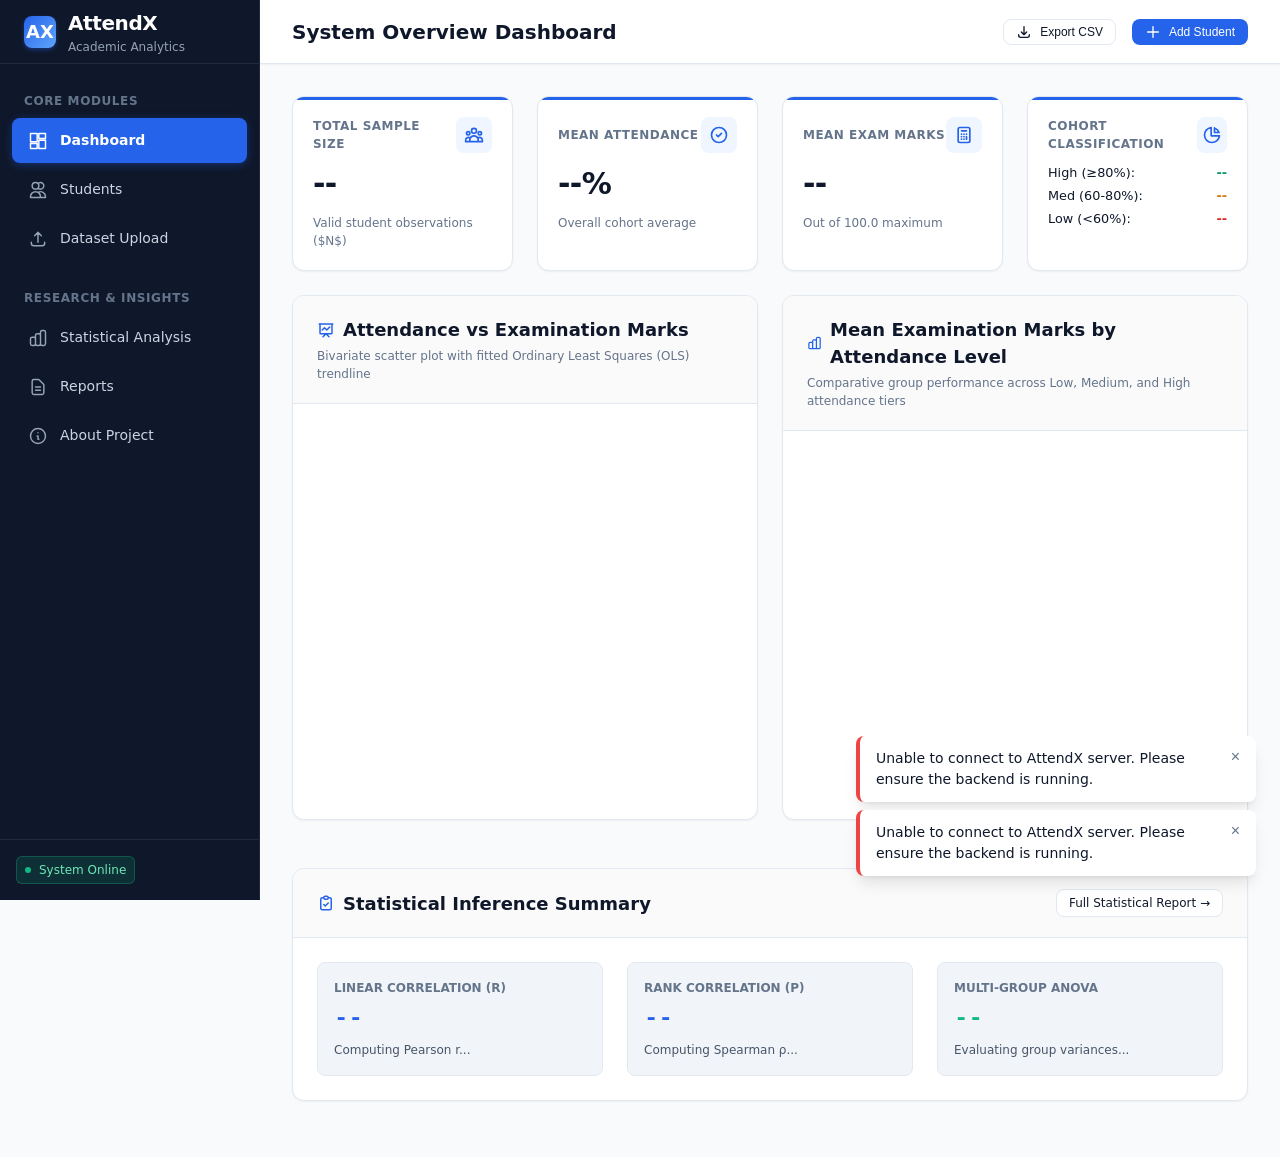
<file: templates/index.html>
<!DOCTYPE html>
<html lang="en">
<head>
  <meta charset="UTF-8">
  <meta name="viewport" content="width=device-width, initial-scale=1.0">
  <title>AttendX - Student Attendance vs Academic Performance Analysis System</title>
  <meta name="description" content="Academic analytics dashboard investigating student attendance correlation and statistical significance with examination marks.">
  
  <!-- CSS Stylesheets -->
  <link rel="stylesheet" href="/static/css/variables.css">
  <link rel="stylesheet" href="/static/css/layout.css">
  <link rel="stylesheet" href="/static/css/components.css">
  
  <!-- Local Offline-Ready Chart.js Bundle -->
  <script src="/static/vendor/chart.umd.min.js"></script>
</head>
<body>

<div class="app-container">
  
  <!-- Mobile Sidebar Backdrop -->
  <div id="sidebar-backdrop" class="sidebar-backdrop"></div>

  <!-- =========================================================================
       Sidebar Navigation
       ========================================================================= -->
  <aside id="sidebar" class="sidebar" aria-label="Main Navigation">
    <div class="sidebar-header">
      <div class="sidebar-logo-icon">AX</div>
      <div>
        <span class="sidebar-brand">AttendX</span>
        <span class="sidebar-subtitle">Academic Analytics</span>
      </div>
    </div>

    <nav class="sidebar-nav">
      <div class="nav-label">Core Modules</div>
      <ul class="nav-menu">
        <li>
          <a href="#dashboard" class="nav-link active" data-tab="dashboard" data-title="System Overview Dashboard">
            <svg fill="none" viewBox="0 0 24 24" stroke="currentColor">
              <path stroke-linecap="round" stroke-linejoin="round" d="M3 13h8V3H3v10zm0 8h8v-6H3v6zm10 0h8V11h-8v10zm0-18v6h8V3h-8z"/>
            </svg>
            <span>Dashboard</span>
          </a>
        </li>
        <li>
          <a href="#students" class="nav-link" data-tab="students" data-title="Student Records Management">
            <svg fill="none" viewBox="0 0 24 24" stroke="currentColor">
              <path stroke-linecap="round" stroke-linejoin="round" d="M12 4.354a4 4 0 110 5.292M15 21H3v-1a6 6 0 0112 0v1zm0 0h6v-1a6 6 0 00-9-5.197M13 7a4 4 0 11-8 0 4 4 0 018 0z"/>
            </svg>
            <span>Students</span>
          </a>
        </li>
        <li>
          <a href="#upload" class="nav-link" data-tab="upload" data-title="Dataset Import & Validation">
            <svg fill="none" viewBox="0 0 24 24" stroke="currentColor">
              <path stroke-linecap="round" stroke-linejoin="round" d="M4 16v1a3 3 0 003 3h10a3 3 0 003-3v-1m-4-8l-4-4m0 0L8 8m4-4v12"/>
            </svg>
            <span>Dataset Upload</span>
          </a>
        </li>
      </ul>

      <div class="nav-label" style="margin-top: 1rem;">Research & Insights</div>
      <ul class="nav-menu">
        <li>
          <a href="#analysis" class="nav-link" data-tab="analysis" data-title="Statistical Analysis & Hypothesis Testing">
            <svg fill="none" viewBox="0 0 24 24" stroke="currentColor">
              <path stroke-linecap="round" stroke-linejoin="round" d="M9 19v-6a2 2 0 00-2-2H5a2 2 0 00-2 2v6a2 2 0 002 2h2a2 2 0 002-2zm0 0V9a2 2 0 012-2h2a2 2 0 012 2v10m-6 0a2 2 0 002 2h2a2 2 0 002-2m0 0V5a2 2 0 012-2h2a2 2 0 012 2v14a2 2 0 01-2 2h-2a2 2 0 01-2-2z"/>
            </svg>
            <span>Statistical Analysis</span>
          </a>
        </li>
        <li>
          <a href="#reports" class="nav-link" data-tab="reports" data-title="Academic Export & Reports">
            <svg fill="none" viewBox="0 0 24 24" stroke="currentColor">
              <path stroke-linecap="round" stroke-linejoin="round" d="M9 12h6m-6 4h6m2 5H7a2 2 0 01-2-2V5a2 2 0 012-2h5.586a1 1 0 01.707.293l5.414 5.414a1 1 0 01.293.707V19a2 2 0 01-2 2z"/>
            </svg>
            <span>Reports</span>
          </a>
        </li>
        <li>
          <a href="#about" class="nav-link" data-tab="about" data-title="About Research & Methodology">
            <svg fill="none" viewBox="0 0 24 24" stroke="currentColor">
              <path stroke-linecap="round" stroke-linejoin="round" d="M13 16h-1v-4h-1m1-4h.01M21 12a9 9 0 11-18 0 9 9 0 0118 0z"/>
            </svg>
            <span>About Project</span>
          </a>
        </li>
      </ul>
    </nav>

    <div class="sidebar-footer">
      <div class="badge-mode" style="background-color: rgba(16, 185, 129, 0.15); border-color: rgba(16, 185, 129, 0.3); color: #6ee7b7;">
        <span class="status-dot" style="background-color: #10b981;"></span>
        <span>System Online</span>
      </div>
    </div>
  </aside>

  <!-- =========================================================================
       Main Content Area
       ========================================================================= -->
  <div class="main-wrapper">
    
    <!-- Topbar -->
    <header class="topbar">
      <div class="topbar-left">
        <button id="menu-toggle-btn" class="menu-toggle-btn" aria-label="Toggle navigation menu">
          <svg style="width:20px; height:20px;" fill="none" viewBox="0 0 24 24" stroke="currentColor">
            <path stroke-linecap="round" stroke-linejoin="round" stroke-width="2" d="M4 6h16M4 12h16M4 18h16"/>
          </svg>
        </button>
        <h1 id="current-page-title" class="page-title">Dashboard</h1>
      </div>

      <div class="topbar-right">
        <button class="btn btn-secondary btn-sm" onclick="App.exportStudentsCSV()">
          <svg fill="none" viewBox="0 0 24 24" stroke="currentColor"><path stroke-linecap="round" stroke-linejoin="round" stroke-width="2" d="M4 16v1a3 3 0 003 3h10a3 3 0 003-3v-1m-4-4l-4 4m0 0l-4-4m4 4V4"/></svg>
          <span>Export CSV</span>
        </button>
        <button class="btn btn-primary btn-sm" onclick="App.openAddStudentModal()">
          <svg fill="none" viewBox="0 0 24 24" stroke="currentColor"><path stroke-linecap="round" stroke-linejoin="round" stroke-width="2" d="M12 4v16m8-8H4"/></svg>
          <span>Add Student</span>
        </button>
      </div>
    </header>

    <!-- Main Content Container -->
    <main class="content-area">

      <!-- =====================================================================
           SECTION 1: DASHBOARD
           ===================================================================== -->
      <section id="section-dashboard" class="tab-section active">
        
        <!-- Live System Status Notice -->
        <div id="dashboard-alert-container"></div>

        <!-- Metric Stat Cards -->
        <div class="grid-4" style="margin-bottom: var(--spacing-6);">
          
          <div class="stat-card">
            <div class="stat-card-header">
              <span class="stat-card-label">Total Sample Size</span>
              <div class="stat-card-icon">
                <svg style="width:20px; height:20px;" fill="none" viewBox="0 0 24 24" stroke="currentColor"><path stroke-linecap="round" stroke-linejoin="round" stroke-width="2" d="M17 20h5v-2a3 3 0 00-5.356-1.857M17 20H7m10 0v-2c0-.656-.126-1.283-.356-1.857M7 20H2v-2a3 3 0 015.356-1.857M7 20v-2c0-.656.126-1.283.356-1.857m0 0a5.002 5.002 0 019.288 0M15 7a3 3 0 11-6 0 3 3 0 016 0zm6 3a2 2 0 11-4 0 2 2 0 014 0zM7 10a2 2 0 11-4 0 2 2 0 014 0z"/></svg>
              </div>
            </div>
            <div id="stat-total-students" class="stat-card-value">--</div>
            <div class="stat-card-meta"><span>Valid student observations ($N$)</span></div>
          </div>

          <div class="stat-card">
            <div class="stat-card-header">
              <span class="stat-card-label">Mean Attendance</span>
              <div class="stat-card-icon">
                <svg style="width:20px; height:20px;" fill="none" viewBox="0 0 24 24" stroke="currentColor"><path stroke-linecap="round" stroke-linejoin="round" stroke-width="2" d="M9 12l2 2 4-4m6 2a9 9 0 11-18 0 9 9 0 0118 0z"/></svg>
              </div>
            </div>
            <div id="stat-avg-attendance" class="stat-card-value">--%</div>
            <div class="stat-card-meta"><span>Overall cohort average</span></div>
          </div>

          <div class="stat-card">
            <div class="stat-card-header">
              <span class="stat-card-label">Mean Exam Marks</span>
              <div class="stat-card-icon">
                <svg style="width:20px; height:20px;" fill="none" viewBox="0 0 24 24" stroke="currentColor"><path stroke-linecap="round" stroke-linejoin="round" stroke-width="2" d="M9 7h6m0 10v-3m-3 3h.01M9 17h.01M9 14h.01M12 14h.01M15 11h.01M12 11h.01M9 11h.01M7 21h10a2 2 0 002-2V5a2 2 0 00-2-2H7a2 2 0 00-2 2v14a2 2 0 002 2z"/></svg>
              </div>
            </div>
            <div id="stat-avg-marks" class="stat-card-value">--</div>
            <div class="stat-card-meta"><span>Out of 100.0 maximum</span></div>
          </div>

          <div class="stat-card">
            <div class="stat-card-header">
              <span class="stat-card-label">Cohort Classification</span>
              <div class="stat-card-icon">
                <svg style="width:20px; height:20px;" fill="none" viewBox="0 0 24 24" stroke="currentColor"><path stroke-linecap="round" stroke-linejoin="round" stroke-width="2" d="M11 3.055A9.001 9.001 0 1020.945 13H11V3.055z"/><path stroke-linecap="round" stroke-linejoin="round" stroke-width="2" d="M20.488 9H15V3.512A9.025 9.025 0 0120.488 9z"/></svg>
              </div>
            </div>
            <div style="display:flex; flex-direction:column; gap:4px; margin-top:2px;">
              <div style="font-size:0.8rem; display:flex; justify-content:space-between;">
                <span>High (≥80%):</span> <strong id="stat-group-high" style="color:var(--group-high);">--</strong>
              </div>
              <div style="font-size:0.8rem; display:flex; justify-content:space-between;">
                <span>Med (60-80%):</span> <strong id="stat-group-medium" style="color:var(--group-med);">--</strong>
              </div>
              <div style="font-size:0.8rem; display:flex; justify-content:space-between;">
                <span>Low (&lt;60%):</span> <strong id="stat-group-low" style="color:var(--group-low);">--</strong>
              </div>
            </div>
          </div>

        </div>

        <!-- Charts Grid -->
        <div class="grid-2" style="margin-bottom: var(--spacing-6);">
          
          <!-- Scatter Plot -->
          <div class="card">
            <div class="card-header">
              <div>
                <h3 class="card-title">
                  <svg style="width:18px; height:18px; color:var(--color-primary);" fill="none" viewBox="0 0 24 24" stroke="currentColor"><path stroke-linecap="round" stroke-linejoin="round" stroke-width="2" d="M7 12l3-3 3 3 4-4M8 21l4-4 4 4M3 4h18M4 4h16v12a1 1 0 01-1 1H5a1 1 0 01-1-1V4z"/></svg>
                  <span>Attendance vs Examination Marks</span>
                </h3>
                <p class="card-description">Bivariate scatter plot with fitted Ordinary Least Squares (OLS) trendline</p>
              </div>
            </div>
            <div class="card-body">
              <div class="chart-container">
                <canvas id="chart-scatter"></canvas>
              </div>
            </div>
          </div>

          <!-- Group Comparison Bar Chart -->
          <div class="card">
            <div class="card-header">
              <div>
                <h3 class="card-title">
                  <svg style="width:18px; height:18px; color:var(--color-primary);" fill="none" viewBox="0 0 24 24" stroke="currentColor"><path stroke-linecap="round" stroke-linejoin="round" stroke-width="2" d="M9 19v-6a2 2 0 00-2-2H5a2 2 0 00-2 2v6a2 2 0 002 2h2a2 2 0 002-2zm0 0V9a2 2 0 012-2h2a2 2 0 012 2v10m-6 0a2 2 0 002 2h2a2 2 0 002-2m0 0V5a2 2 0 012-2h2a2 2 0 012 2v14a2 2 0 01-2 2h-2a2 2 0 01-2-2z"/></svg>
                  <span>Mean Examination Marks by Attendance Level</span>
                </h3>
                <p class="card-description">Comparative group performance across Low, Medium, and High attendance tiers</p>
              </div>
            </div>
            <div class="card-body">
              <div class="chart-container">
                <canvas id="chart-groups"></canvas>
              </div>
            </div>
          </div>

        </div>

        <!-- Summary of Statistical Analysis Card -->
        <div class="card">
          <div class="card-header">
            <h3 class="card-title">
              <svg style="width:18px; height:18px; color:var(--color-primary);" fill="none" viewBox="0 0 24 24" stroke="currentColor"><path stroke-linecap="round" stroke-linejoin="round" stroke-width="2" d="M9 5H7a2 2 0 00-2 2v12a2 2 0 002 2h10a2 2 0 002-2V7a2 2 0 00-2-2h-2M9 5a2 2 0 002 2h2a2 2 0 002-2M9 5a2 2 0 012-2h2a2 2 0 012 2m-6 9l2 2 4-4"/></svg>
              <span>Statistical Inference Summary</span>
            </h3>
            <a href="#analysis" class="btn btn-secondary btn-sm" onclick="document.querySelector('[data-tab=analysis]').click()">Full Statistical Report &rarr;</a>
          </div>
          <div class="card-body">
            <div class="grid-3">
              <div class="stat-highlight-box">
                <span class="stat-highlight-title">Linear Correlation (r)</span>
                <span id="dash-summary-r" class="stat-highlight-val" style="color:var(--color-primary);">--</span>
                <span id="dash-summary-r-sub" class="stat-highlight-sub">Computing Pearson r...</span>
              </div>
              <div class="stat-highlight-box">
                <span class="stat-highlight-title">Rank Correlation (&rho;)</span>
                <span id="dash-summary-rho" class="stat-highlight-val" style="color:var(--color-primary);">--</span>
                <span id="dash-summary-rho-sub" class="stat-highlight-sub">Computing Spearman &rho;...</span>
              </div>
              <div class="stat-highlight-box">
                <span class="stat-highlight-title">Multi-Group ANOVA</span>
                <span id="dash-summary-anova" class="stat-highlight-val" style="color:var(--status-success);">--</span>
                <span id="dash-summary-anova-sub" class="stat-highlight-sub">Evaluating group variances...</span>
              </div>
            </div>
          </div>
        </div>

      </section>


      <!-- =====================================================================
           SECTION 2: STUDENT MANAGEMENT
           ===================================================================== -->
      <section id="section-students" class="tab-section">
        
        <div class="card">
          <div class="card-header">
            <div>
              <h3 class="card-title">Student Records Management</h3>
              <p class="card-description">View, search, filter, add, edit, or delete individual academic student observations.</p>
            </div>
            <div style="display:flex; align-items:center; gap:0.75rem;">
              <span id="students-count-badge" class="badge badge-primary">-- Records</span>
              <button class="btn btn-primary btn-sm" onclick="App.openAddStudentModal()">+ Add Student</button>
            </div>
          </div>

          <div class="card-body">
            
            <!-- Toolbar: Search, Filter, Sort -->
            <div class="toolbar">
              <div class="toolbar-search">
                <svg fill="none" viewBox="0 0 24 24" stroke="currentColor"><path stroke-linecap="round" stroke-linejoin="round" stroke-width="2" d="M21 21l-6-6m2-5a7 7 0 11-14 0 7 7 0 0114 0z"/></svg>
                <input id="student-search-input" type="text" class="form-control" placeholder="Search by name or roll number..." aria-label="Search students">
              </div>

              <div class="toolbar-filters">
                <select id="student-group-filter" class="form-control" style="width: 170px;" aria-label="Filter by Attendance Group">
                  <option value="all">All Attendance Groups</option>
                  <option value="high">High (≥80%)</option>
                  <option value="medium">Medium (60-80%)</option>
                  <option value="low">Low (&lt;60%)</option>
                </select>

                <select id="student-sort-select" class="form-control" style="width: 160px;" aria-label="Sort records">
                  <option value="roll_number-asc">Roll No (Asc)</option>
                  <option value="roll_number-desc">Roll No (Desc)</option>
                  <option value="name-asc">Name (A-Z)</option>
                  <option value="attendance_percentage-desc">Attendance (High &rarr; Low)</option>
                  <option value="attendance_percentage-asc">Attendance (Low &rarr; High)</option>
                  <option value="marks-desc">Marks (High &rarr; Low)</option>
                  <option value="marks-asc">Marks (Low &rarr; High)</option>
                </select>
              </div>
            </div>

            <!-- Student Table -->
            <div class="table-responsive">
              <table class="data-table" aria-label="Student records data table">
                <thead>
                  <tr>
                    <th>Roll Number</th>
                    <th>Student Name</th>
                    <th>Attendance %</th>
                    <th>Exam Marks</th>
                    <th>Classification</th>
                    <th>Actions</th>
                  </tr>
                </thead>
                <tbody id="students-table-body">
                  <!-- Populated dynamically via App.renderStudentTable() -->
                </tbody>
              </table>
            </div>

            <!-- Pagination Toolbar -->
            <div style="display:flex; align-items:center; justify-content:space-between; margin-top:1.25rem;">
              <span id="pagination-info" style="font-size:var(--font-size-xs); color:var(--text-muted);">Loading records...</span>
              <div style="display:flex; gap:0.5rem;">
                <button id="prev-page-btn" class="btn btn-secondary btn-sm" disabled>&larr; Previous</button>
                <button id="next-page-btn" class="btn btn-secondary btn-sm">Next &rarr;</button>
              </div>
            </div>

          </div>
        </div>

      </section>


      <!-- =====================================================================
           SECTION 3: DATASET UPLOAD
           ===================================================================== -->
      <section id="section-upload" class="tab-section">
        
        <div class="grid-2">
          
          <!-- Upload Area Card -->
          <div class="card">
            <div class="card-header">
              <h3 class="card-title">Import Student Dataset (CSV)</h3>
            </div>
            <div class="card-body">
              
              <div id="upload-dropzone" class="upload-dropzone">
                <input type="file" id="csv-file-input" accept=".csv" style="display:none;" aria-label="Choose CSV file">
                <svg class="dropzone-icon" fill="none" viewBox="0 0 24 24" stroke="currentColor">
                  <path stroke-linecap="round" stroke-linejoin="round" stroke-width="1.5" d="M7 16a4 4 0 01-.88-7.903A5 5 0 1115.9 6L16 6a5 5 0 011 9.9M15 13l-3-3m0 0l-3 3m3-3v12"/>
                </svg>
                <h4 class="dropzone-title">Click to upload or drag &amp; drop CSV file</h4>
                <p class="dropzone-subtitle">Supported format: Standard comma-separated (.csv) &bull; Maximum file size: 2 MB</p>
                <button type="button" class="btn btn-primary btn-sm">Select CSV File</button>
              </div>

              <!-- Required Columns Specification -->
              <div style="margin-top: var(--spacing-6);">
                <h4 style="font-size: var(--font-size-sm); font-weight: 600; margin-bottom: var(--spacing-2);">Required CSV Structure</h4>
                <div class="table-responsive">
                  <table class="data-table" style="font-size: 0.8rem;">
                    <thead>
                      <tr>
                        <th>Column Header</th>
                        <th>Type</th>
                        <th>Valid Range</th>
                        <th>Example</th>
                      </tr>
                    </thead>
                    <tbody>
                      <tr>
                        <td><code>roll_number</code></td>
                        <td>String</td>
                        <td>Unique alphanumeric</td>
                        <td><code>CS2026-042</code></td>
                      </tr>
                      <tr>
                        <td><code>name</code></td>
                        <td>String</td>
                        <td>Non-empty text</td>
                        <td><code>Pooja Sharma</code></td>
                      </tr>
                      <tr>
                        <td><code>attendance_percentage</code></td>
                        <td>Float</td>
                        <td>0.0 to 100.0</td>
                        <td><code>84.5</code></td>
                      </tr>
                      <tr>
                        <td><code>marks</code></td>
                        <td>Float</td>
                        <td>0.0 to 100.0</td>
                        <td><code>79.0</code></td>
                      </tr>
                    </tbody>
                  </table>
                </div>
              </div>

            </div>
          </div>

          <!-- Upload Status & Feedback Card -->
          <div class="card">
            <div class="card-header">
              <h3 class="card-title">Validation Guidelines &amp; Status</h3>
            </div>
            <div class="card-body">
              
              <div id="upload-status-card" style="display:none; margin-bottom: var(--spacing-6);">
                <h4 style="font-size:var(--font-size-sm); font-weight:600; margin-bottom:var(--spacing-3);">Last Import Result</h4>
                <div id="upload-summary-stats" class="grid-3" style="gap:var(--spacing-3); margin-bottom:var(--spacing-4);">
                  <!-- Populated on file import -->
                </div>
                
                <div id="upload-rejections-container" style="display:none;">
                  <h5 style="font-size:var(--font-size-xs); font-weight:600; color:var(--status-danger); text-transform:uppercase; margin-bottom:var(--spacing-2);">Rejected Rows Log</h5>
                  <div class="table-responsive" style="max-height: 200px; overflow-y:auto;">
                    <table class="data-table" style="font-size:0.75rem;">
                      <thead>
                        <tr>
                          <th>Row</th>
                          <th>Roll No</th>
                          <th>Validation Issue</th>
                        </tr>
                      </thead>
                      <tbody id="upload-rejections-body"></tbody>
                    </table>
                  </div>
                </div>
              </div>

              <!-- Integrity Guarantee Rules -->
              <h4 style="font-size:var(--font-size-sm); font-weight:600; margin-bottom:var(--spacing-2);">Validation &amp; Integrity Enforcement</h4>
              <ul style="font-size:var(--font-size-sm); color:var(--text-secondary); padding-left:1.25rem; display:flex; flex-direction:column; gap:0.5rem;">
                <li><strong>Strict Type Coercion:</strong> Values for attendance and marks are converted to floating-point numbers. Non-numeric entries are quarantined.</li>
                <li><strong>Range Checking:</strong> Attendance must satisfy $0 \le x \le 100$ and marks must satisfy $0 \le y \le 100$. Out-of-bounds rows are rejected.</li>
                <li><strong>Deduplication:</strong> Duplicate roll numbers already registered in the system will not overwrite existing student data.</li>
                <li><strong>Non-Destructive Parsing:</strong> Malformed rows are explicitly rejected with line numbers, while all valid rows are safely committed.</li>
              </ul>

            </div>
          </div>

        </div>

      </section>


      <!-- =====================================================================
           SECTION 4: STATISTICAL ANALYSIS
           ===================================================================== -->
      <section id="section-analysis" class="tab-section">
        
        <!-- Research Hypotheses Banner -->
        <div class="card">
          <div class="card-header" style="display:flex; justify-content:space-between; align-items:center;">
            <h3 class="card-title">Research Hypotheses Formulation</h3>
            <button id="btn-recalculate-analysis" class="btn btn-secondary btn-sm" onclick="App.loadStatisticalAnalysis()" title="Recalculate statistical testing from database">
              <svg style="width:14px; height:14px; margin-right:4px; vertical-align:text-bottom;" fill="none" viewBox="0 0 24 24" stroke="currentColor"><path stroke-linecap="round" stroke-linejoin="round" stroke-width="2" d="M4 4v5h.582m15.356 2A8.001 8.001 0 004.582 9m0 0H9m11 11v-5h-.581m0 0a8.003 8.003 0 01-15.357-2m15.357 2H15"/></svg>
              <span>Recalculate Analysis</span>
            </button>
          </div>
          <div class="card-body">
            <div class="grid-2">
              <div class="hypothesis-box">
                <div class="hypothesis-title">Research Question 1: Association</div>
                <p style="font-size:var(--font-size-sm); color:var(--text-secondary); margin-bottom:0.25rem;">
                  <strong>$H_0$:</strong> The population linear correlation between attendance and examination marks is zero ($\rho = 0$).<br>
                  <strong>$H_1$:</strong> The population linear correlation between attendance and examination marks is nonzero ($\rho \ne 0$).
                </p>
                <span class="badge badge-high" style="margin-top:0.5rem;">Two-Sided Test (&alpha; = 0.05)</span>
              </div>

              <div class="hypothesis-box">
                <div class="hypothesis-title">Research Question 2: Group Differences</div>
                <p style="font-size:var(--font-size-sm); color:var(--text-secondary); margin-bottom:0.25rem;">
                  <strong>$H_0$:</strong> Population mean marks are equal across all attendance tiers ($\mu_{\text{Low}} = \mu_{\text{Med}} = \mu_{\text{High}}$).<br>
                  <strong>$H_1$:</strong> At least one attendance group exhibits a statistically distinct mean examination mark.
                </p>
                <span class="badge badge-high" style="margin-top:0.5rem;">One-Way ANOVA / Welch's Test</span>
              </div>
            </div>
          </div>
        </div>

        <!-- Correlation Results Panel -->
        <div class="grid-2" style="margin-bottom: var(--spacing-6);">
          
          <div class="card">
            <div class="card-header">
              <h3 class="card-title">Pearson Correlation Coefficient ($r$)</h3>
              <span class="badge badge-primary">Parametric</span>
            </div>
            <div class="card-body">
              <div class="grid-2" style="margin-bottom:var(--spacing-4);">
                <div class="stat-highlight-box">
                  <span class="stat-highlight-title">Correlation (r)</span>
                  <span id="stats-pearson-r" class="stat-highlight-val" style="color:var(--color-primary);">--</span>
                  <span id="stats-pearson-strength" class="stat-highlight-sub">Awaiting calculation...</span>
                </div>
                <div class="stat-highlight-box">
                  <span class="stat-highlight-title">Two-Sided P-Value</span>
                  <span id="stats-pearson-p" class="stat-highlight-val" style="color:var(--status-success);">--</span>
                  <span id="stats-pearson-sig" class="stat-highlight-sub">Significance (&alpha;=0.05)</span>
                </div>
              </div>
              <div style="font-size:var(--font-size-xs); color:var(--text-secondary); background:var(--bg-surface-alt); padding:var(--spacing-3); border-radius:var(--radius-md);">
                <div><strong>95% Confidence Interval:</strong> <span id="stats-pearson-ci">[--, --]</span></div>
                <div style="margin-top:4px;"><strong>Interpretation:</strong> <span id="stats-pearson-interp">Evaluates linear association between attendance percentage and exam marks.</span></div>
              </div>
            </div>
          </div>

          <div class="card">
            <div class="card-header">
              <h3 class="card-title">Spearman Rank Correlation ($\rho$)</h3>
              <span class="badge badge-neutral">Non-Parametric</span>
            </div>
            <div class="card-body">
              <div class="grid-2" style="margin-bottom:var(--spacing-4);">
                <div class="stat-highlight-box">
                  <span class="stat-highlight-title">Rank Correlation (&rho;)</span>
                  <span id="stats-spearman-rho" class="stat-highlight-val" style="color:var(--color-primary);">--</span>
                  <span class="stat-highlight-sub">Monotonic Relationship</span>
                </div>
                <div class="stat-highlight-box">
                  <span class="stat-highlight-title">P-Value</span>
                  <span id="stats-spearman-p" class="stat-highlight-val" style="color:var(--status-success);">--</span>
                  <span class="stat-highlight-sub">Statistically Significant</span>
                </div>
              </div>
              <div style="font-size:var(--font-size-xs); color:var(--text-secondary); background:var(--bg-surface-alt); padding:var(--spacing-3); border-radius:var(--radius-md);">
                <div><strong>Evaluation Scope:</strong> Rank-order monotonic relationship (robust against non-normality and potential outliers).</div>
                <div style="margin-top:4px;"><strong>Sample Size ($N$):</strong> <span id="stats-sample-n">30</span> observations</div>
              </div>
            </div>
          </div>

        </div>

        <!-- Attendance Group Statistics Table -->
        <div class="card">
          <div class="card-header">
            <div>
              <h3 class="card-title">Attendance Tier Descriptive Breakdown</h3>
              <p class="card-description">Summary statistics of examination marks grouped by project-defined attendance levels</p>
            </div>
          </div>
          <div class="card-body">
            <div class="table-responsive">
              <table class="data-table">
                <thead>
                  <tr>
                    <th>Attendance Group</th>
                    <th>Count ($n$)</th>
                    <th>Mean Marks</th>
                    <th>Median Marks</th>
                    <th>Std Dev ($\sigma$)</th>
                    <th>Min &ndash; Max</th>
                  </tr>
                </thead>
                <tbody id="stats-group-table-body">
                  <!-- Populated by App.updateStatisticalAnalysis() -->
                </tbody>
              </table>
            </div>
          </div>
        </div>

        <!-- ANOVA & Post-Hoc Analysis Results -->
        <div class="card">
          <div class="card-header">
            <div>
              <h3 class="card-title">Multi-Group Variance &amp; Post-Hoc Comparisons</h3>
              <p class="card-description">Hypothesis 2: Evaluation of differences in examination marks across attendance tiers</p>
            </div>
            <span id="anova-test-badge" class="badge badge-primary">One-Way ANOVA</span>
          </div>
          <div class="card-body">
            <div class="grid-2" style="margin-bottom:var(--spacing-5);">
              
              <!-- ANOVA Test Summary Box -->
              <div class="stat-highlight-box">
                <span class="stat-highlight-title" id="anova-method-title">Omnibus Hypothesis Test</span>
                <div style="display:flex; align-items:baseline; gap:0.5rem; margin-top:4px;">
                  <span id="anova-f-stat" class="stat-highlight-val">F = --</span>
                  <span id="anova-df-stat" style="font-size:var(--font-size-xs); color:var(--text-muted);">(df1, df2)</span>
                </div>
                <div id="anova-p-val" style="font-size:var(--font-size-sm); font-weight:600; color:var(--status-success); margin-top:2px;">p = --</div>
                <div id="anova-verdict" class="stat-highlight-sub">Awaiting statistical analysis calculation...</div>
              </div>

              <!-- Homogeneity of Variance Box -->
              <div class="stat-highlight-box">
                <span class="stat-highlight-title">Assumption: Homogeneity of Variance</span>
                <div style="display:flex; align-items:baseline; gap:0.5rem; margin-top:4px;">
                  <span id="levene-stat" class="stat-highlight-val" style="font-size:1.25rem;">Levene W = --</span>
                </div>
                <div id="levene-p-val" style="font-size:var(--font-size-sm); font-weight:600; color:var(--text-main); margin-top:2px;">p = --</div>
                <div id="levene-verdict" class="stat-highlight-sub">Assessing variance equality across groups.</div>
              </div>

            </div>

            <!-- Post-Hoc Comparisons Table -->
            <div>
              <h4 style="font-size:var(--font-size-sm); font-weight:600; margin-bottom:var(--spacing-2);">Pairwise Post-Hoc Comparisons (<span id="posthoc-method-name">Tukey HSD</span>)</h4>
              <div class="table-responsive">
                <table class="data-table" style="font-size:0.8rem;">
                  <thead>
                    <tr>
                      <th>Pairwise Comparison</th>
                      <th>Mean Difference</th>
                      <th>95% Confidence Interval</th>
                      <th>Adjusted P-Value</th>
                      <th>Significant (&alpha;=0.05)</th>
                    </tr>
                  </thead>
                  <tbody id="posthoc-table-body">
                    <!-- Populated dynamically via App.updateStatisticalAnalysis() -->
                  </tbody>
                </table>
              </div>
            </div>

          </div>
        </div>

        <!-- Academic Integrity & Limitations Notice -->
        <div class="card" style="border-left: 4px solid var(--color-primary);">
          <div class="card-body">
            <h4 style="font-size:var(--font-size-sm); font-weight:600; margin-bottom:0.5rem;">Methodological Clarification &amp; Causality Boundaries</h4>
            <p style="font-size:var(--font-size-sm); color:var(--text-secondary); line-height:1.6;">
              <strong>Association vs. Causation:</strong> A statistically significant correlation or ANOVA result demonstrates an empirical association, but does <em>not</em> establish that higher attendance directly causes improved examination marks. Confounding factors—such as prior subject preparation, study hours, socioeconomic factors, and classroom engagement—also influence performance.
            </p>
          </div>
        </div>

      </section>


      <!-- =====================================================================
           SECTION 5: REPORTS
           ===================================================================== -->
      <section id="section-reports" class="tab-section">
        
        <div class="card">
          <div class="card-header">
            <div>
              <h3 class="card-title">Academic Reports &amp; Data Export</h3>
              <p class="card-description">Download raw dataset records and statistical summaries for evaluation and publication.</p>
            </div>
          </div>
          <div class="card-body">
            <div class="grid-2">
              
              <!-- CSV Dataset Export -->
              <div class="card" style="margin-bottom:0;">
                <div class="card-body">
                  <div style="display:flex; align-items:center; gap:var(--spacing-3); margin-bottom:var(--spacing-3);">
                    <div class="stat-card-icon" style="background-color:#ecfdf5; color:var(--status-success);">
                      <svg style="width:20px; height:20px;" fill="none" viewBox="0 0 24 24" stroke="currentColor"><path stroke-linecap="round" stroke-linejoin="round" stroke-width="2" d="M12 10v6m0 0l-3-3m3 3l3-3m2 8H7a2 2 0 01-2-2V5a2 2 0 012-2h5.586a1 1 0 01.707.293l5.414 5.414a1 1 0 01.293.707V19a2 2 0 01-2 2z"/></svg>
                    </div>
                    <div>
                      <h4 style="font-size:var(--font-size-sm); font-weight:600;">Student Dataset (CSV)</h4>
                      <p style="font-size:var(--font-size-xs); color:var(--text-muted);">Comma-separated values with complete student observations</p>
                    </div>
                  </div>
                  <p style="font-size:var(--font-size-xs); color:var(--text-secondary); margin-bottom:var(--spacing-4);">
                    Contains: <code>id</code>, <code>roll_number</code>, <code>name</code>, <code>attendance_percentage</code>, <code>marks</code>.
                  </p>
                  <button id="export-report-csv-btn" class="btn btn-primary btn-sm">Download Dataset CSV</button>
                </div>
              </div>

              <!-- PDF Report (Reserved Space) -->
              <div class="card" style="margin-bottom:0; opacity:0.85;">
                <div class="card-body">
                  <div style="display:flex; align-items:center; gap:var(--spacing-3); margin-bottom:var(--spacing-3);">
                    <div class="stat-card-icon" style="background-color:#eff6ff; color:var(--color-primary);">
                      <svg style="width:20px; height:20px;" fill="none" viewBox="0 0 24 24" stroke="currentColor"><path stroke-linecap="round" stroke-linejoin="round" stroke-width="2" d="M7 21h10a2 2 0 002-2V9.414a1 1 0 00-.293-.707l-5.414-5.414A1 1 0 0012.586 3H7a2 2 0 00-2 2v14a2 2 0 002 2z"/></svg>
                    </div>
                    <div>
                      <h4 style="font-size:var(--font-size-sm); font-weight:600;">Formal Academic Report (PDF)</h4>
                      <p style="font-size:var(--font-size-xs); color:var(--text-muted);">Publication-ready document containing charts, ANOVA tables, and citations</p>
                    </div>
                  </div>
                  <p style="font-size:var(--font-size-xs); color:var(--text-secondary); margin-bottom:var(--spacing-4);">
                    <span class="badge badge-neutral">Phase 7 Feature Reservation</span> &bull; You can also use your browser's Print feature (Ctrl+P / Cmd+P) for a print-optimized layout.
                  </p>
                  <button class="btn btn-secondary btn-sm" onclick="window.print()">Print Dashboard (Ctrl+P)</button>
                </div>
              </div>

            </div>
          </div>
        </div>

      </section>


      <!-- =====================================================================
           SECTION 6: ABOUT PROJECT
           ===================================================================== -->
      <section id="section-about" class="tab-section">
        
        <div class="card">
          <div class="card-header">
            <div>
              <h3 class="card-title">Project Overview &amp; Research Methodology</h3>
              <p class="card-description">Academic framework, problem statement, and mathematical testing procedures</p>
            </div>
          </div>
          <div class="card-body">
            
            <h4 style="font-size:var(--font-size-md); font-weight:600; margin-bottom:0.5rem; color:var(--color-primary);">Project Objective</h4>
            <p style="font-size:var(--font-size-sm); color:var(--text-secondary); line-height:1.6; margin-bottom:var(--spacing-5);">
              The primary aim of the <strong>Student Attendance vs Academic Performance Analysis System (AttendX)</strong> is to empirically evaluate whether student class attendance percentage is significantly correlated with examination performance, and whether students belonging to distinct attendance tiers (Low, Medium, High) exhibit statistically significant variances in their examination marks.
            </p>

            <div class="grid-2" style="margin-bottom:var(--spacing-6);">
              <div class="stat-highlight-box">
                <span class="stat-highlight-title">Hypothesis 1: Linear Association</span>
                <p style="font-size:var(--font-size-xs); color:var(--text-secondary); margin-top:4px;">
                  Investigated via Pearson's product-moment correlation coefficient ($r$) and Spearman's rank correlation ($\rho$). Evaluated at significance level $\alpha = 0.05$.
                </p>
              </div>
              <div class="stat-highlight-box">
                <span class="stat-highlight-title">Hypothesis 2: Multi-Group Variance</span>
                <p style="font-size:var(--font-size-xs); color:var(--text-secondary); margin-top:4px;">
                  Investigated using One-Way Analysis of Variance (ANOVA). If homogeneity of variance is violated (tested via Levene's test), Welch's ANOVA is applied followed by Games-Howell post-hoc testing.
                </p>
              </div>
            </div>

            <h4 style="font-size:var(--font-size-md); font-weight:600; margin-bottom:0.5rem; color:var(--color-primary);">Technology Stack</h4>
            <div class="grid-3">
              <div style="border:1px solid var(--border-color); border-radius:var(--radius-md); padding:var(--spacing-3);">
                <strong>Frontend:</strong>
                <div style="font-size:var(--font-size-xs); color:var(--text-secondary); margin-top:4px;">HTML5, CSS3, Vanilla JavaScript (ES6+), Chart.js (offline UMD bundle)</div>
              </div>
              <div style="border:1px solid var(--border-color); border-radius:var(--radius-md); padding:var(--spacing-3);">
                <strong>Backend &amp; DB:</strong>
                <div style="font-size:var(--font-size-xs); color:var(--text-secondary); margin-top:4px;">Python 3, Flask REST API, SQLite3 with parameterized queries and constraints</div>
              </div>
              <div style="border:1px solid var(--border-color); border-radius:var(--radius-md); padding:var(--spacing-3);">
                <strong>Data &amp; Statistics:</strong>
                <div style="font-size:var(--font-size-xs); color:var(--text-secondary); margin-top:4px;">Pandas, NumPy, SciPy (scipy.stats: pearsonr, spearmanr, f_oneway, alexandergovern)</div>
              </div>
            </div>

          </div>
        </div>

      </section>

    </main>
  </div>

</div>


<!-- ===========================================================================
     ACCESSIBLE MODAL: ADD / EDIT STUDENT
     =========================================================================== -->
<div id="student-form-modal" class="modal-overlay" role="dialog" aria-modal="true" aria-labelledby="student-modal-title">
  <div class="modal-dialog">
    <div class="modal-header">
      <h3 id="student-modal-title" class="modal-title">Add New Student</h3>
      <button class="modal-close-btn" data-close-modal aria-label="Close dialog">&times;</button>
    </div>
    <form id="student-form">
      <div class="modal-body">
        <input type="hidden" id="student-id-field">

        <div class="form-group">
          <label for="student-roll-field" class="form-label">Roll Number <span class="required">*</span></label>
          <input type="text" id="student-roll-field" class="form-control" placeholder="e.g. CS2026-031" required autocomplete="off">
          <div class="form-helper">Unique institutional identifier (alphanumeric).</div>
        </div>

        <div class="form-group">
          <label for="student-name-field" class="form-label">Full Name <span class="required">*</span></label>
          <input type="text" id="student-name-field" class="form-control" placeholder="e.g. Priya Sharma" required autocomplete="name">
        </div>

        <div class="grid-2">
          <div class="form-group">
            <label for="student-attendance-field" class="form-label">Attendance (%) <span class="required">*</span></label>
            <input type="number" id="student-attendance-field" class="form-control" min="0" max="100" step="0.1" placeholder="0.0 - 100.0" required>
            <div class="form-helper">Valid range: 0.0 to 100.0%</div>
          </div>

          <div class="form-group">
            <label for="student-marks-field" class="form-label">Exam Marks <span class="required">*</span></label>
            <input type="number" id="student-marks-field" class="form-control" min="0" max="100" step="0.1" placeholder="0.0 - 100.0" required>
            <div class="form-helper">Valid range: 0.0 to 100.0</div>
          </div>
        </div>
      </div>

      <div class="modal-footer">
        <button type="button" class="btn btn-secondary" data-close-modal>Cancel</button>
        <button type="submit" class="btn btn-primary">Save Student</button>
      </div>
    </form>
  </div>
</div>


<!-- ===========================================================================
     ACCESSIBLE MODAL: DELETE CONFIRMATION
     =========================================================================== -->
<div id="delete-confirm-modal" class="modal-overlay" role="dialog" aria-modal="true" aria-labelledby="delete-modal-title">
  <div class="modal-dialog" style="max-width: 440px;">
    <div class="modal-header">
      <h3 id="delete-modal-title" class="modal-title" style="color:var(--status-danger);">Confirm Deletion</h3>
      <button class="modal-close-btn" data-close-modal aria-label="Close dialog">&times;</button>
    </div>
    <div class="modal-body">
      <p style="font-size:var(--font-size-sm); color:var(--text-secondary); line-height:1.5;">
        Are you sure you want to permanently delete the student record for <strong id="delete-student-name"></strong>?
      </p>
      <p style="font-size:var(--font-size-xs); color:var(--status-danger); margin-top:0.5rem;">
        This action cannot be undone.
      </p>
    </div>
    <div class="modal-footer">
      <button type="button" class="btn btn-secondary" data-close-modal>Cancel</button>
      <button id="confirm-delete-btn" type="button" class="btn btn-danger">Delete Record</button>
    </div>
  </div>
</div>

<!-- Scripts -->
<script src="/static/js/ui.js"></script>
<script src="/static/js/api.js"></script>
<script src="/static/js/charts.js"></script>
<script src="/static/js/app.js"></script>

</body>
</html>
</file>
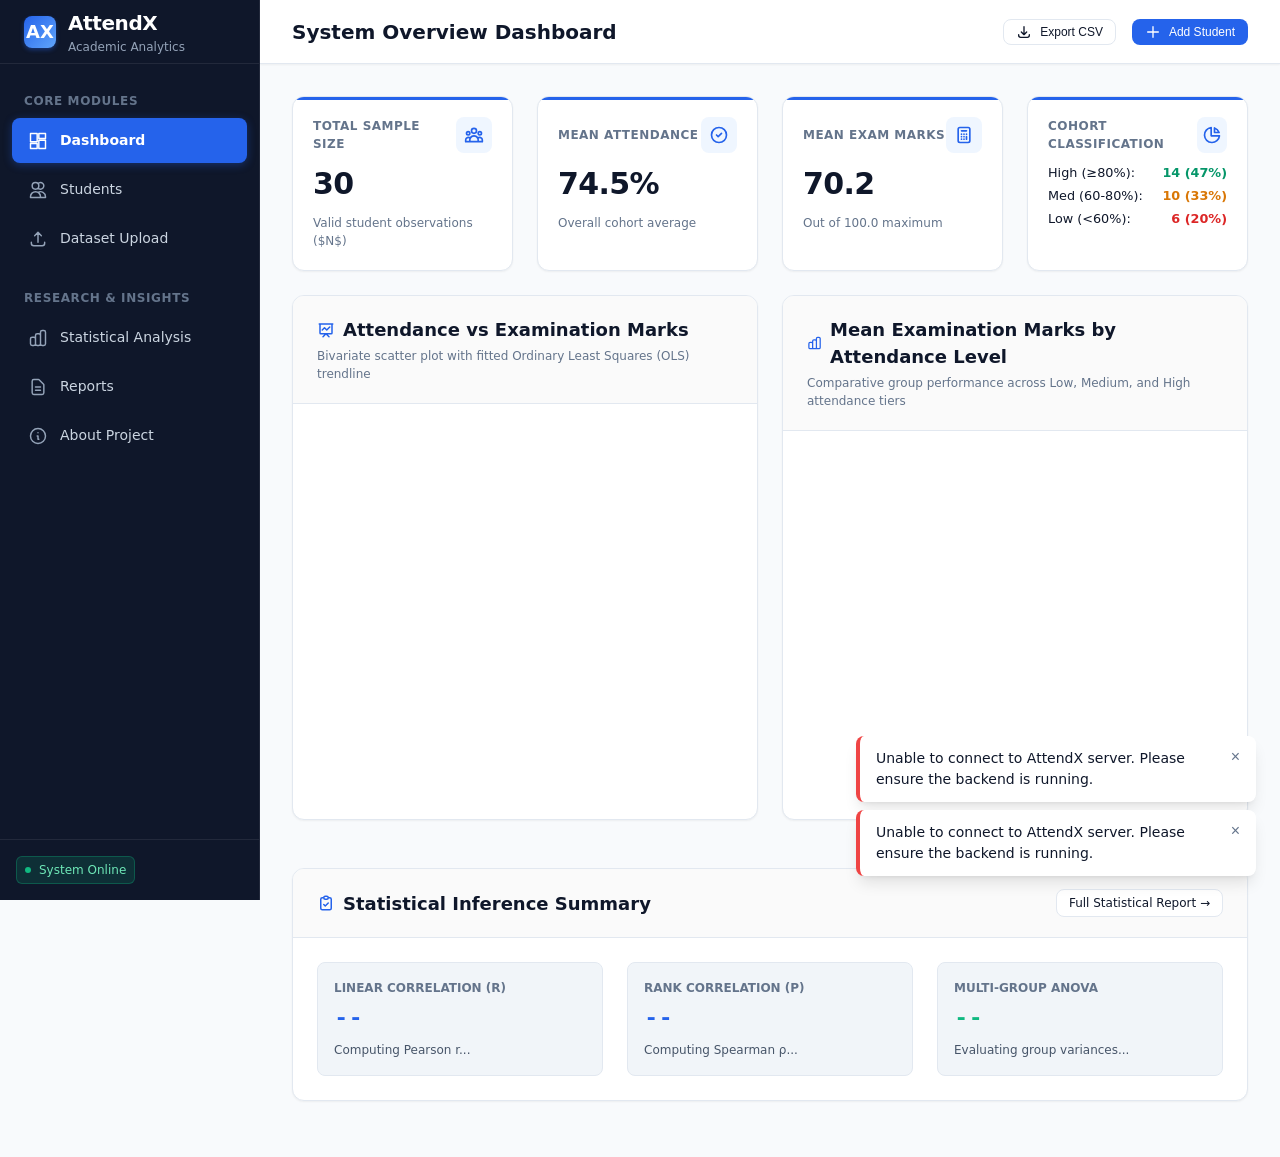
<file: backups/templates/index.html>
<!DOCTYPE html>
<html lang="en">
<head>
  <meta charset="UTF-8">
  <meta name="viewport" content="width=device-width, initial-scale=1.0">
  <title>AttendX - Student Attendance vs Academic Performance Analysis System</title>
  <meta name="description" content="Academic analytics dashboard investigating student attendance correlation and statistical significance with examination marks.">
  
  <!-- CSS Stylesheets -->
  <link rel="stylesheet" href="/static/css/variables.css">
  <link rel="stylesheet" href="/static/css/layout.css">
  <link rel="stylesheet" href="/static/css/components.css">
  
  <!-- Local Offline-Ready Chart.js Bundle -->
  <script src="/static/vendor/chart.umd.min.js"></script>
</head>
<body>

<div class="app-container">
  
  <!-- Mobile Sidebar Backdrop -->
  <div id="sidebar-backdrop" class="sidebar-backdrop"></div>

  <!-- =========================================================================
       Sidebar Navigation
       ========================================================================= -->
  <aside id="sidebar" class="sidebar" aria-label="Main Navigation">
    <div class="sidebar-header">
      <div class="sidebar-logo-icon">AX</div>
      <div>
        <span class="sidebar-brand">AttendX</span>
        <span class="sidebar-subtitle">Academic Analytics</span>
      </div>
    </div>

    <nav class="sidebar-nav">
      <div class="nav-label">Core Modules</div>
      <ul class="nav-menu">
        <li>
          <a href="#dashboard" class="nav-link active" data-tab="dashboard" data-title="System Overview Dashboard">
            <svg fill="none" viewBox="0 0 24 24" stroke="currentColor">
              <path stroke-linecap="round" stroke-linejoin="round" d="M3 13h8V3H3v10zm0 8h8v-6H3v6zm10 0h8V11h-8v10zm0-18v6h8V3h-8z"/>
            </svg>
            <span>Dashboard</span>
          </a>
        </li>
        <li>
          <a href="#students" class="nav-link" data-tab="students" data-title="Student Records Management">
            <svg fill="none" viewBox="0 0 24 24" stroke="currentColor">
              <path stroke-linecap="round" stroke-linejoin="round" d="M12 4.354a4 4 0 110 5.292M15 21H3v-1a6 6 0 0112 0v1zm0 0h6v-1a6 6 0 00-9-5.197M13 7a4 4 0 11-8 0 4 4 0 018 0z"/>
            </svg>
            <span>Students</span>
          </a>
        </li>
        <li>
          <a href="#upload" class="nav-link" data-tab="upload" data-title="Dataset Import & Validation">
            <svg fill="none" viewBox="0 0 24 24" stroke="currentColor">
              <path stroke-linecap="round" stroke-linejoin="round" d="M4 16v1a3 3 0 003 3h10a3 3 0 003-3v-1m-4-8l-4-4m0 0L8 8m4-4v12"/>
            </svg>
            <span>Dataset Upload</span>
          </a>
        </li>
      </ul>

      <div class="nav-label" style="margin-top: 1rem;">Research & Insights</div>
      <ul class="nav-menu">
        <li>
          <a href="#analysis" class="nav-link" data-tab="analysis" data-title="Statistical Analysis & Hypothesis Testing">
            <svg fill="none" viewBox="0 0 24 24" stroke="currentColor">
              <path stroke-linecap="round" stroke-linejoin="round" d="M9 19v-6a2 2 0 00-2-2H5a2 2 0 00-2 2v6a2 2 0 002 2h2a2 2 0 002-2zm0 0V9a2 2 0 012-2h2a2 2 0 012 2v10m-6 0a2 2 0 002 2h2a2 2 0 002-2m0 0V5a2 2 0 012-2h2a2 2 0 012 2v14a2 2 0 01-2 2h-2a2 2 0 01-2-2z"/>
            </svg>
            <span>Statistical Analysis</span>
          </a>
        </li>
        <li>
          <a href="#reports" class="nav-link" data-tab="reports" data-title="Academic Export & Reports">
            <svg fill="none" viewBox="0 0 24 24" stroke="currentColor">
              <path stroke-linecap="round" stroke-linejoin="round" d="M9 12h6m-6 4h6m2 5H7a2 2 0 01-2-2V5a2 2 0 012-2h5.586a1 1 0 01.707.293l5.414 5.414a1 1 0 01.293.707V19a2 2 0 01-2 2z"/>
            </svg>
            <span>Reports</span>
          </a>
        </li>
        <li>
          <a href="#about" class="nav-link" data-tab="about" data-title="About Research & Methodology">
            <svg fill="none" viewBox="0 0 24 24" stroke="currentColor">
              <path stroke-linecap="round" stroke-linejoin="round" d="M13 16h-1v-4h-1m1-4h.01M21 12a9 9 0 11-18 0 9 9 0 0118 0z"/>
            </svg>
            <span>About Project</span>
          </a>
        </li>
      </ul>
    </nav>

    <div class="sidebar-footer">
      <div class="badge-mode" style="background-color: rgba(16, 185, 129, 0.15); border-color: rgba(16, 185, 129, 0.3); color: #6ee7b7;">
        <span class="status-dot" style="background-color: #10b981;"></span>
        <span>System Online</span>
      </div>
    </div>
  </aside>

  <!-- =========================================================================
       Main Content Area
       ========================================================================= -->
  <div class="main-wrapper">
    
    <!-- Topbar -->
    <header class="topbar">
      <div class="topbar-left">
        <button id="menu-toggle-btn" class="menu-toggle-btn" aria-label="Toggle navigation menu">
          <svg style="width:20px; height:20px;" fill="none" viewBox="0 0 24 24" stroke="currentColor">
            <path stroke-linecap="round" stroke-linejoin="round" stroke-width="2" d="M4 6h16M4 12h16M4 18h16"/>
          </svg>
        </button>
        <h1 id="current-page-title" class="page-title">Dashboard</h1>
      </div>

      <div class="topbar-right">
        <button class="btn btn-secondary btn-sm" onclick="App.exportStudentsCSV()">
          <svg fill="none" viewBox="0 0 24 24" stroke="currentColor"><path stroke-linecap="round" stroke-linejoin="round" stroke-width="2" d="M4 16v1a3 3 0 003 3h10a3 3 0 003-3v-1m-4-4l-4 4m0 0l-4-4m4 4V4"/></svg>
          <span>Export CSV</span>
        </button>
        <button class="btn btn-primary btn-sm" onclick="App.openAddStudentModal()">
          <svg fill="none" viewBox="0 0 24 24" stroke="currentColor"><path stroke-linecap="round" stroke-linejoin="round" stroke-width="2" d="M12 4v16m8-8H4"/></svg>
          <span>Add Student</span>
        </button>
      </div>
    </header>

    <!-- Main Content Container -->
    <main class="content-area">

      <!-- =====================================================================
           SECTION 1: DASHBOARD
           ===================================================================== -->
      <section id="section-dashboard" class="tab-section active">
        
        <!-- Live System Status Notice -->
        <div id="dashboard-alert-container"></div>

        <!-- Metric Stat Cards -->
        <div class="grid-4" style="margin-bottom: var(--spacing-6);">
          
          <div class="stat-card">
            <div class="stat-card-header">
              <span class="stat-card-label">Total Sample Size</span>
              <div class="stat-card-icon">
                <svg style="width:20px; height:20px;" fill="none" viewBox="0 0 24 24" stroke="currentColor"><path stroke-linecap="round" stroke-linejoin="round" stroke-width="2" d="M17 20h5v-2a3 3 0 00-5.356-1.857M17 20H7m10 0v-2c0-.656-.126-1.283-.356-1.857M7 20H2v-2a3 3 0 015.356-1.857M7 20v-2c0-.656.126-1.283.356-1.857m0 0a5.002 5.002 0 019.288 0M15 7a3 3 0 11-6 0 3 3 0 016 0zm6 3a2 2 0 11-4 0 2 2 0 014 0zM7 10a2 2 0 11-4 0 2 2 0 014 0z"/></svg>
              </div>
            </div>
            <div id="stat-total-students" class="stat-card-value">30</div>
            <div class="stat-card-meta"><span>Valid student observations ($N$)</span></div>
          </div>

          <div class="stat-card">
            <div class="stat-card-header">
              <span class="stat-card-label">Mean Attendance</span>
              <div class="stat-card-icon">
                <svg style="width:20px; height:20px;" fill="none" viewBox="0 0 24 24" stroke="currentColor"><path stroke-linecap="round" stroke-linejoin="round" stroke-width="2" d="M9 12l2 2 4-4m6 2a9 9 0 11-18 0 9 9 0 0118 0z"/></svg>
              </div>
            </div>
            <div id="stat-avg-attendance" class="stat-card-value">74.5%</div>
            <div class="stat-card-meta"><span>Overall cohort average</span></div>
          </div>

          <div class="stat-card">
            <div class="stat-card-header">
              <span class="stat-card-label">Mean Exam Marks</span>
              <div class="stat-card-icon">
                <svg style="width:20px; height:20px;" fill="none" viewBox="0 0 24 24" stroke="currentColor"><path stroke-linecap="round" stroke-linejoin="round" stroke-width="2" d="M9 7h6m0 10v-3m-3 3h.01M9 17h.01M9 14h.01M12 14h.01M15 11h.01M12 11h.01M9 11h.01M7 21h10a2 2 0 002-2V5a2 2 0 00-2-2H7a2 2 0 00-2 2v14a2 2 0 002 2z"/></svg>
              </div>
            </div>
            <div id="stat-avg-marks" class="stat-card-value">70.2</div>
            <div class="stat-card-meta"><span>Out of 100.0 maximum</span></div>
          </div>

          <div class="stat-card">
            <div class="stat-card-header">
              <span class="stat-card-label">Cohort Classification</span>
              <div class="stat-card-icon">
                <svg style="width:20px; height:20px;" fill="none" viewBox="0 0 24 24" stroke="currentColor"><path stroke-linecap="round" stroke-linejoin="round" stroke-width="2" d="M11 3.055A9.001 9.001 0 1020.945 13H11V3.055z"/><path stroke-linecap="round" stroke-linejoin="round" stroke-width="2" d="M20.488 9H15V3.512A9.025 9.025 0 0120.488 9z"/></svg>
              </div>
            </div>
            <div style="display:flex; flex-direction:column; gap:4px; margin-top:2px;">
              <div style="font-size:0.8rem; display:flex; justify-content:space-between;">
                <span>High (≥80%):</span> <strong id="stat-group-high" style="color:var(--group-high);">14 (47%)</strong>
              </div>
              <div style="font-size:0.8rem; display:flex; justify-content:space-between;">
                <span>Med (60-80%):</span> <strong id="stat-group-medium" style="color:var(--group-med);">10 (33%)</strong>
              </div>
              <div style="font-size:0.8rem; display:flex; justify-content:space-between;">
                <span>Low (&lt;60%):</span> <strong id="stat-group-low" style="color:var(--group-low);">6 (20%)</strong>
              </div>
            </div>
          </div>

        </div>

        <!-- Charts Grid -->
        <div class="grid-2" style="margin-bottom: var(--spacing-6);">
          
          <!-- Scatter Plot -->
          <div class="card">
            <div class="card-header">
              <div>
                <h3 class="card-title">
                  <svg style="width:18px; height:18px; color:var(--color-primary);" fill="none" viewBox="0 0 24 24" stroke="currentColor"><path stroke-linecap="round" stroke-linejoin="round" stroke-width="2" d="M7 12l3-3 3 3 4-4M8 21l4-4 4 4M3 4h18M4 4h16v12a1 1 0 01-1 1H5a1 1 0 01-1-1V4z"/></svg>
                  <span>Attendance vs Examination Marks</span>
                </h3>
                <p class="card-description">Bivariate scatter plot with fitted Ordinary Least Squares (OLS) trendline</p>
              </div>
            </div>
            <div class="card-body">
              <div class="chart-container">
                <canvas id="chart-scatter"></canvas>
              </div>
            </div>
          </div>

          <!-- Group Comparison Bar Chart -->
          <div class="card">
            <div class="card-header">
              <div>
                <h3 class="card-title">
                  <svg style="width:18px; height:18px; color:var(--color-primary);" fill="none" viewBox="0 0 24 24" stroke="currentColor"><path stroke-linecap="round" stroke-linejoin="round" stroke-width="2" d="M9 19v-6a2 2 0 00-2-2H5a2 2 0 00-2 2v6a2 2 0 002 2h2a2 2 0 002-2zm0 0V9a2 2 0 012-2h2a2 2 0 012 2v10m-6 0a2 2 0 002 2h2a2 2 0 002-2m0 0V5a2 2 0 012-2h2a2 2 0 012 2v14a2 2 0 01-2 2h-2a2 2 0 01-2-2z"/></svg>
                  <span>Mean Examination Marks by Attendance Level</span>
                </h3>
                <p class="card-description">Comparative group performance across Low, Medium, and High attendance tiers</p>
              </div>
            </div>
            <div class="card-body">
              <div class="chart-container">
                <canvas id="chart-groups"></canvas>
              </div>
            </div>
          </div>

        </div>

        <!-- Summary of Statistical Analysis Card -->
        <div class="card">
          <div class="card-header">
            <h3 class="card-title">
              <svg style="width:18px; height:18px; color:var(--color-primary);" fill="none" viewBox="0 0 24 24" stroke="currentColor"><path stroke-linecap="round" stroke-linejoin="round" stroke-width="2" d="M9 5H7a2 2 0 00-2 2v12a2 2 0 002 2h10a2 2 0 002-2V7a2 2 0 00-2-2h-2M9 5a2 2 0 002 2h2a2 2 0 002-2M9 5a2 2 0 012-2h2a2 2 0 012 2m-6 9l2 2 4-4"/></svg>
              <span>Statistical Inference Summary</span>
            </h3>
            <a href="#analysis" class="btn btn-secondary btn-sm" onclick="document.querySelector('[data-tab=analysis]').click()">Full Statistical Report &rarr;</a>
          </div>
          <div class="card-body">
            <div class="grid-3">
              <div class="stat-highlight-box">
                <span class="stat-highlight-title">Linear Correlation (r)</span>
                <span id="dash-summary-r" class="stat-highlight-val" style="color:var(--color-primary);">--</span>
                <span id="dash-summary-r-sub" class="stat-highlight-sub">Computing Pearson r...</span>
              </div>
              <div class="stat-highlight-box">
                <span class="stat-highlight-title">Rank Correlation (&rho;)</span>
                <span id="dash-summary-rho" class="stat-highlight-val" style="color:var(--color-primary);">--</span>
                <span id="dash-summary-rho-sub" class="stat-highlight-sub">Computing Spearman &rho;...</span>
              </div>
              <div class="stat-highlight-box">
                <span class="stat-highlight-title">Multi-Group ANOVA</span>
                <span id="dash-summary-anova" class="stat-highlight-val" style="color:var(--status-success);">--</span>
                <span id="dash-summary-anova-sub" class="stat-highlight-sub">Evaluating group variances...</span>
              </div>
            </div>
          </div>
        </div>

      </section>


      <!-- =====================================================================
           SECTION 2: STUDENT MANAGEMENT
           ===================================================================== -->
      <section id="section-students" class="tab-section">
        
        <div class="card">
          <div class="card-header">
            <div>
              <h3 class="card-title">Student Records Management</h3>
              <p class="card-description">View, search, filter, add, edit, or delete individual academic student observations.</p>
            </div>
            <div style="display:flex; align-items:center; gap:0.75rem;">
              <span id="students-count-badge" class="badge badge-primary">30 Records</span>
              <button class="btn btn-primary btn-sm" onclick="App.openAddStudentModal()">+ Add Student</button>
            </div>
          </div>

          <div class="card-body">
            
            <!-- Toolbar: Search, Filter, Sort -->
            <div class="toolbar">
              <div class="toolbar-search">
                <svg fill="none" viewBox="0 0 24 24" stroke="currentColor"><path stroke-linecap="round" stroke-linejoin="round" stroke-width="2" d="M21 21l-6-6m2-5a7 7 0 11-14 0 7 7 0 0114 0z"/></svg>
                <input id="student-search-input" type="text" class="form-control" placeholder="Search by name or roll number..." aria-label="Search students">
              </div>

              <div class="toolbar-filters">
                <select id="student-group-filter" class="form-control" style="width: 170px;" aria-label="Filter by Attendance Group">
                  <option value="all">All Attendance Groups</option>
                  <option value="high">High (≥80%)</option>
                  <option value="medium">Medium (60-80%)</option>
                  <option value="low">Low (&lt;60%)</option>
                </select>

                <select id="student-sort-select" class="form-control" style="width: 160px;" aria-label="Sort records">
                  <option value="roll_number-asc">Roll No (Asc)</option>
                  <option value="roll_number-desc">Roll No (Desc)</option>
                  <option value="name-asc">Name (A-Z)</option>
                  <option value="attendance_percentage-desc">Attendance (High &rarr; Low)</option>
                  <option value="attendance_percentage-asc">Attendance (Low &rarr; High)</option>
                  <option value="marks-desc">Marks (High &rarr; Low)</option>
                  <option value="marks-asc">Marks (Low &rarr; High)</option>
                </select>
              </div>
            </div>

            <!-- Student Table -->
            <div class="table-responsive">
              <table class="data-table" aria-label="Student records data table">
                <thead>
                  <tr>
                    <th>Roll Number</th>
                    <th>Student Name</th>
                    <th>Attendance %</th>
                    <th>Exam Marks</th>
                    <th>Classification</th>
                    <th>Actions</th>
                  </tr>
                </thead>
                <tbody id="students-table-body">
                  <!-- Populated dynamically via App.renderStudentTable() -->
                </tbody>
              </table>
            </div>

            <!-- Pagination Toolbar -->
            <div style="display:flex; align-items:center; justify-content:space-between; margin-top:1.25rem;">
              <span id="pagination-info" style="font-size:var(--font-size-xs); color:var(--text-muted);">Page 1 of 4</span>
              <div style="display:flex; gap:0.5rem;">
                <button id="prev-page-btn" class="btn btn-secondary btn-sm" disabled>&larr; Previous</button>
                <button id="next-page-btn" class="btn btn-secondary btn-sm">Next &rarr;</button>
              </div>
            </div>

          </div>
        </div>

      </section>


      <!-- =====================================================================
           SECTION 3: DATASET UPLOAD
           ===================================================================== -->
      <section id="section-upload" class="tab-section">
        
        <div class="grid-2">
          
          <!-- Upload Area Card -->
          <div class="card">
            <div class="card-header">
              <h3 class="card-title">Import Student Dataset (CSV)</h3>
            </div>
            <div class="card-body">
              
              <div id="upload-dropzone" class="upload-dropzone">
                <input type="file" id="csv-file-input" accept=".csv" style="display:none;" aria-label="Choose CSV file">
                <svg class="dropzone-icon" fill="none" viewBox="0 0 24 24" stroke="currentColor">
                  <path stroke-linecap="round" stroke-linejoin="round" stroke-width="1.5" d="M7 16a4 4 0 01-.88-7.903A5 5 0 1115.9 6L16 6a5 5 0 011 9.9M15 13l-3-3m0 0l-3 3m3-3v12"/>
                </svg>
                <h4 class="dropzone-title">Click to upload or drag &amp; drop CSV file</h4>
                <p class="dropzone-subtitle">Supported format: Standard comma-separated (.csv) &bull; Maximum file size: 2 MB</p>
                <button type="button" class="btn btn-primary btn-sm">Select CSV File</button>
              </div>

              <!-- Required Columns Specification -->
              <div style="margin-top: var(--spacing-6);">
                <h4 style="font-size: var(--font-size-sm); font-weight: 600; margin-bottom: var(--spacing-2);">Required CSV Structure</h4>
                <div class="table-responsive">
                  <table class="data-table" style="font-size: 0.8rem;">
                    <thead>
                      <tr>
                        <th>Column Header</th>
                        <th>Type</th>
                        <th>Valid Range</th>
                        <th>Example</th>
                      </tr>
                    </thead>
                    <tbody>
                      <tr>
                        <td><code>roll_number</code></td>
                        <td>String</td>
                        <td>Unique alphanumeric</td>
                        <td><code>CS2026-042</code></td>
                      </tr>
                      <tr>
                        <td><code>name</code></td>
                        <td>String</td>
                        <td>Non-empty text</td>
                        <td><code>Pooja Sharma</code></td>
                      </tr>
                      <tr>
                        <td><code>attendance_percentage</code></td>
                        <td>Float</td>
                        <td>0.0 to 100.0</td>
                        <td><code>84.5</code></td>
                      </tr>
                      <tr>
                        <td><code>marks</code></td>
                        <td>Float</td>
                        <td>0.0 to 100.0</td>
                        <td><code>79.0</code></td>
                      </tr>
                    </tbody>
                  </table>
                </div>
              </div>

            </div>
          </div>

          <!-- Upload Status & Feedback Card -->
          <div class="card">
            <div class="card-header">
              <h3 class="card-title">Validation Guidelines &amp; Status</h3>
            </div>
            <div class="card-body">
              
              <div id="upload-status-card" style="display:none; margin-bottom: var(--spacing-6);">
                <h4 style="font-size:var(--font-size-sm); font-weight:600; margin-bottom:var(--spacing-3);">Last Import Result</h4>
                <div id="upload-summary-stats" class="grid-3" style="gap:var(--spacing-3); margin-bottom:var(--spacing-4);">
                  <!-- Populated on file import -->
                </div>
                
                <div id="upload-rejections-container" style="display:none;">
                  <h5 style="font-size:var(--font-size-xs); font-weight:600; color:var(--status-danger); text-transform:uppercase; margin-bottom:var(--spacing-2);">Rejected Rows Log</h5>
                  <div class="table-responsive" style="max-height: 200px; overflow-y:auto;">
                    <table class="data-table" style="font-size:0.75rem;">
                      <thead>
                        <tr>
                          <th>Row</th>
                          <th>Roll No</th>
                          <th>Validation Issue</th>
                        </tr>
                      </thead>
                      <tbody id="upload-rejections-body"></tbody>
                    </table>
                  </div>
                </div>
              </div>

              <!-- Integrity Guarantee Rules -->
              <h4 style="font-size:var(--font-size-sm); font-weight:600; margin-bottom:var(--spacing-2);">Validation &amp; Integrity Enforcement</h4>
              <ul style="font-size:var(--font-size-sm); color:var(--text-secondary); padding-left:1.25rem; display:flex; flex-direction:column; gap:0.5rem;">
                <li><strong>Strict Type Coercion:</strong> Values for attendance and marks are converted to floating-point numbers. Non-numeric entries are quarantined.</li>
                <li><strong>Range Checking:</strong> Attendance must satisfy $0 \le x \le 100$ and marks must satisfy $0 \le y \le 100$. Out-of-bounds rows are rejected.</li>
                <li><strong>Deduplication:</strong> Duplicate roll numbers already registered in the system will not overwrite existing student data.</li>
                <li><strong>Non-Destructive Parsing:</strong> Malformed rows are explicitly rejected with line numbers, while all valid rows are safely committed.</li>
              </ul>

            </div>
          </div>

        </div>

      </section>


      <!-- =====================================================================
           SECTION 4: STATISTICAL ANALYSIS
           ===================================================================== -->
      <section id="section-analysis" class="tab-section">
        
        <!-- Research Hypotheses Banner -->
        <div class="card">
          <div class="card-header" style="display:flex; justify-content:space-between; align-items:center;">
            <h3 class="card-title">Research Hypotheses Formulation</h3>
            <button id="btn-recalculate-analysis" class="btn btn-secondary btn-sm" onclick="App.loadStatisticalAnalysis()" title="Recalculate statistical testing from database">
              <svg style="width:14px; height:14px; margin-right:4px; vertical-align:text-bottom;" fill="none" viewBox="0 0 24 24" stroke="currentColor"><path stroke-linecap="round" stroke-linejoin="round" stroke-width="2" d="M4 4v5h.582m15.356 2A8.001 8.001 0 004.582 9m0 0H9m11 11v-5h-.581m0 0a8.003 8.003 0 01-15.357-2m15.357 2H15"/></svg>
              <span>Recalculate Analysis</span>
            </button>
          </div>
          <div class="card-body">
            <div class="grid-2">
              <div class="hypothesis-box">
                <div class="hypothesis-title">Research Question 1: Association</div>
                <p style="font-size:var(--font-size-sm); color:var(--text-secondary); margin-bottom:0.25rem;">
                  <strong>$H_0$:</strong> The population linear correlation between attendance and examination marks is zero ($\rho = 0$).<br>
                  <strong>$H_1$:</strong> The population linear correlation between attendance and examination marks is nonzero ($\rho \ne 0$).
                </p>
                <span class="badge badge-high" style="margin-top:0.5rem;">Two-Sided Test (&alpha; = 0.05)</span>
              </div>

              <div class="hypothesis-box">
                <div class="hypothesis-title">Research Question 2: Group Differences</div>
                <p style="font-size:var(--font-size-sm); color:var(--text-secondary); margin-bottom:0.25rem;">
                  <strong>$H_0$:</strong> Population mean marks are equal across all attendance tiers ($\mu_{\text{Low}} = \mu_{\text{Med}} = \mu_{\text{High}}$).<br>
                  <strong>$H_1$:</strong> At least one attendance group exhibits a statistically distinct mean examination mark.
                </p>
                <span class="badge badge-high" style="margin-top:0.5rem;">One-Way ANOVA / Welch's Test</span>
              </div>
            </div>
          </div>
        </div>

        <!-- Correlation Results Panel -->
        <div class="grid-2" style="margin-bottom: var(--spacing-6);">
          
          <div class="card">
            <div class="card-header">
              <h3 class="card-title">Pearson Correlation Coefficient ($r$)</h3>
              <span class="badge badge-primary">Parametric</span>
            </div>
            <div class="card-body">
              <div class="grid-2" style="margin-bottom:var(--spacing-4);">
                <div class="stat-highlight-box">
                  <span class="stat-highlight-title">Correlation (r)</span>
                  <span id="stats-pearson-r" class="stat-highlight-val" style="color:var(--color-primary);">--</span>
                  <span id="stats-pearson-strength" class="stat-highlight-sub">Awaiting calculation...</span>
                </div>
                <div class="stat-highlight-box">
                  <span class="stat-highlight-title">Two-Sided P-Value</span>
                  <span id="stats-pearson-p" class="stat-highlight-val" style="color:var(--status-success);">--</span>
                  <span id="stats-pearson-sig" class="stat-highlight-sub">Significance (&alpha;=0.05)</span>
                </div>
              </div>
              <div style="font-size:var(--font-size-xs); color:var(--text-secondary); background:var(--bg-surface-alt); padding:var(--spacing-3); border-radius:var(--radius-md);">
                <div><strong>95% Confidence Interval:</strong> <span id="stats-pearson-ci">[--, --]</span></div>
                <div style="margin-top:4px;"><strong>Interpretation:</strong> <span id="stats-pearson-interp">Evaluates linear association between attendance percentage and exam marks.</span></div>
              </div>
            </div>
          </div>

          <div class="card">
            <div class="card-header">
              <h3 class="card-title">Spearman Rank Correlation ($\rho$)</h3>
              <span class="badge badge-neutral">Non-Parametric</span>
            </div>
            <div class="card-body">
              <div class="grid-2" style="margin-bottom:var(--spacing-4);">
                <div class="stat-highlight-box">
                  <span class="stat-highlight-title">Rank Correlation (&rho;)</span>
                  <span id="stats-spearman-rho" class="stat-highlight-val" style="color:var(--color-primary);">--</span>
                  <span class="stat-highlight-sub">Monotonic Relationship</span>
                </div>
                <div class="stat-highlight-box">
                  <span class="stat-highlight-title">P-Value</span>
                  <span id="stats-spearman-p" class="stat-highlight-val" style="color:var(--status-success);">--</span>
                  <span class="stat-highlight-sub">Statistically Significant</span>
                </div>
              </div>
              <div style="font-size:var(--font-size-xs); color:var(--text-secondary); background:var(--bg-surface-alt); padding:var(--spacing-3); border-radius:var(--radius-md);">
                <div><strong>Evaluation Scope:</strong> Rank-order monotonic relationship (robust against non-normality and potential outliers).</div>
                <div style="margin-top:4px;"><strong>Sample Size ($N$):</strong> <span id="stats-sample-n">30</span> observations</div>
              </div>
            </div>
          </div>

        </div>

        <!-- Attendance Group Statistics Table -->
        <div class="card">
          <div class="card-header">
            <div>
              <h3 class="card-title">Attendance Tier Descriptive Breakdown</h3>
              <p class="card-description">Summary statistics of examination marks grouped by project-defined attendance levels</p>
            </div>
          </div>
          <div class="card-body">
            <div class="table-responsive">
              <table class="data-table">
                <thead>
                  <tr>
                    <th>Attendance Group</th>
                    <th>Count ($n$)</th>
                    <th>Mean Marks</th>
                    <th>Median Marks</th>
                    <th>Std Dev ($\sigma$)</th>
                    <th>Min &ndash; Max</th>
                  </tr>
                </thead>
                <tbody id="stats-group-table-body">
                  <!-- Populated by App.updateStatisticalAnalysis() -->
                </tbody>
              </table>
            </div>
          </div>
        </div>

        <!-- ANOVA & Post-Hoc Analysis Results -->
        <div class="card">
          <div class="card-header">
            <div>
              <h3 class="card-title">Multi-Group Variance &amp; Post-Hoc Comparisons</h3>
              <p class="card-description">Hypothesis 2: Evaluation of differences in examination marks across attendance tiers</p>
            </div>
            <span id="anova-test-badge" class="badge badge-primary">One-Way ANOVA</span>
          </div>
          <div class="card-body">
            <div class="grid-2" style="margin-bottom:var(--spacing-5);">
              
              <!-- ANOVA Test Summary Box -->
              <div class="stat-highlight-box">
                <span class="stat-highlight-title" id="anova-method-title">Omnibus Hypothesis Test</span>
                <div style="display:flex; align-items:baseline; gap:0.5rem; margin-top:4px;">
                  <span id="anova-f-stat" class="stat-highlight-val">F = --</span>
                  <span id="anova-df-stat" style="font-size:var(--font-size-xs); color:var(--text-muted);">(df1, df2)</span>
                </div>
                <div id="anova-p-val" style="font-size:var(--font-size-sm); font-weight:600; color:var(--status-success); margin-top:2px;">p = --</div>
                <div id="anova-verdict" class="stat-highlight-sub">Awaiting statistical analysis calculation...</div>
              </div>

              <!-- Homogeneity of Variance Box -->
              <div class="stat-highlight-box">
                <span class="stat-highlight-title">Assumption: Homogeneity of Variance</span>
                <div style="display:flex; align-items:baseline; gap:0.5rem; margin-top:4px;">
                  <span id="levene-stat" class="stat-highlight-val" style="font-size:1.25rem;">Levene W = --</span>
                </div>
                <div id="levene-p-val" style="font-size:var(--font-size-sm); font-weight:600; color:var(--text-main); margin-top:2px;">p = --</div>
                <div id="levene-verdict" class="stat-highlight-sub">Assessing variance equality across groups.</div>
              </div>

            </div>

            <!-- Post-Hoc Comparisons Table -->
            <div>
              <h4 style="font-size:var(--font-size-sm); font-weight:600; margin-bottom:var(--spacing-2);">Pairwise Post-Hoc Comparisons (<span id="posthoc-method-name">Tukey HSD</span>)</h4>
              <div class="table-responsive">
                <table class="data-table" style="font-size:0.8rem;">
                  <thead>
                    <tr>
                      <th>Pairwise Comparison</th>
                      <th>Mean Difference</th>
                      <th>95% Confidence Interval</th>
                      <th>Adjusted P-Value</th>
                      <th>Significant (&alpha;=0.05)</th>
                    </tr>
                  </thead>
                  <tbody id="posthoc-table-body">
                    <!-- Populated dynamically via App.updateStatisticalAnalysis() -->
                  </tbody>
                </table>
              </div>
            </div>

          </div>
        </div>

        <!-- Academic Integrity & Limitations Notice -->
        <div class="card" style="border-left: 4px solid var(--color-primary);">
          <div class="card-body">
            <h4 style="font-size:var(--font-size-sm); font-weight:600; margin-bottom:0.5rem;">Methodological Clarification &amp; Causality Boundaries</h4>
            <p style="font-size:var(--font-size-sm); color:var(--text-secondary); line-height:1.6;">
              <strong>Association vs. Causation:</strong> A statistically significant correlation or ANOVA result demonstrates an empirical association, but does <em>not</em> establish that higher attendance directly causes improved examination marks. Confounding factors—such as prior subject preparation, study hours, socioeconomic factors, and classroom engagement—also influence performance.
            </p>
          </div>
        </div>

      </section>


      <!-- =====================================================================
           SECTION 5: REPORTS
           ===================================================================== -->
      <section id="section-reports" class="tab-section">
        
        <div class="card">
          <div class="card-header">
            <div>
              <h3 class="card-title">Academic Reports &amp; Data Export</h3>
              <p class="card-description">Download raw dataset records and statistical summaries for evaluation and publication.</p>
            </div>
          </div>
          <div class="card-body">
            <div class="grid-2">
              
              <!-- CSV Dataset Export -->
              <div class="card" style="margin-bottom:0;">
                <div class="card-body">
                  <div style="display:flex; align-items:center; gap:var(--spacing-3); margin-bottom:var(--spacing-3);">
                    <div class="stat-card-icon" style="background-color:#ecfdf5; color:var(--status-success);">
                      <svg style="width:20px; height:20px;" fill="none" viewBox="0 0 24 24" stroke="currentColor"><path stroke-linecap="round" stroke-linejoin="round" stroke-width="2" d="M12 10v6m0 0l-3-3m3 3l3-3m2 8H7a2 2 0 01-2-2V5a2 2 0 012-2h5.586a1 1 0 01.707.293l5.414 5.414a1 1 0 01.293.707V19a2 2 0 01-2 2z"/></svg>
                    </div>
                    <div>
                      <h4 style="font-size:var(--font-size-sm); font-weight:600;">Student Dataset (CSV)</h4>
                      <p style="font-size:var(--font-size-xs); color:var(--text-muted);">Comma-separated values with complete student observations</p>
                    </div>
                  </div>
                  <p style="font-size:var(--font-size-xs); color:var(--text-secondary); margin-bottom:var(--spacing-4);">
                    Contains: <code>id</code>, <code>roll_number</code>, <code>name</code>, <code>attendance_percentage</code>, <code>marks</code>.
                  </p>
                  <button id="export-report-csv-btn" class="btn btn-primary btn-sm">Download Dataset CSV</button>
                </div>
              </div>

              <!-- PDF Report (Reserved Space) -->
              <div class="card" style="margin-bottom:0; opacity:0.85;">
                <div class="card-body">
                  <div style="display:flex; align-items:center; gap:var(--spacing-3); margin-bottom:var(--spacing-3);">
                    <div class="stat-card-icon" style="background-color:#eff6ff; color:var(--color-primary);">
                      <svg style="width:20px; height:20px;" fill="none" viewBox="0 0 24 24" stroke="currentColor"><path stroke-linecap="round" stroke-linejoin="round" stroke-width="2" d="M7 21h10a2 2 0 002-2V9.414a1 1 0 00-.293-.707l-5.414-5.414A1 1 0 0012.586 3H7a2 2 0 00-2 2v14a2 2 0 002 2z"/></svg>
                    </div>
                    <div>
                      <h4 style="font-size:var(--font-size-sm); font-weight:600;">Formal Academic Report (PDF)</h4>
                      <p style="font-size:var(--font-size-xs); color:var(--text-muted);">Publication-ready document containing charts, ANOVA tables, and citations</p>
                    </div>
                  </div>
                  <p style="font-size:var(--font-size-xs); color:var(--text-secondary); margin-bottom:var(--spacing-4);">
                    <span class="badge badge-neutral">Phase 7 Feature Reservation</span> &bull; You can also use your browser's Print feature (Ctrl+P / Cmd+P) for a print-optimized layout.
                  </p>
                  <button class="btn btn-secondary btn-sm" onclick="window.print()">Print Dashboard (Ctrl+P)</button>
                </div>
              </div>

            </div>
          </div>
        </div>

      </section>


      <!-- =====================================================================
           SECTION 6: ABOUT PROJECT
           ===================================================================== -->
      <section id="section-about" class="tab-section">
        
        <div class="card">
          <div class="card-header">
            <div>
              <h3 class="card-title">Project Overview &amp; Research Methodology</h3>
              <p class="card-description">Academic framework, problem statement, and mathematical testing procedures</p>
            </div>
          </div>
          <div class="card-body">
            
            <h4 style="font-size:var(--font-size-md); font-weight:600; margin-bottom:0.5rem; color:var(--color-primary);">Project Objective</h4>
            <p style="font-size:var(--font-size-sm); color:var(--text-secondary); line-height:1.6; margin-bottom:var(--spacing-5);">
              The primary aim of the <strong>Student Attendance vs Academic Performance Analysis System (AttendX)</strong> is to empirically evaluate whether student class attendance percentage is significantly correlated with examination performance, and whether students belonging to distinct attendance tiers (Low, Medium, High) exhibit statistically significant variances in their examination marks.
            </p>

            <div class="grid-2" style="margin-bottom:var(--spacing-6);">
              <div class="stat-highlight-box">
                <span class="stat-highlight-title">Hypothesis 1: Linear Association</span>
                <p style="font-size:var(--font-size-xs); color:var(--text-secondary); margin-top:4px;">
                  Investigated via Pearson's product-moment correlation coefficient ($r$) and Spearman's rank correlation ($\rho$). Evaluated at significance level $\alpha = 0.05$.
                </p>
              </div>
              <div class="stat-highlight-box">
                <span class="stat-highlight-title">Hypothesis 2: Multi-Group Variance</span>
                <p style="font-size:var(--font-size-xs); color:var(--text-secondary); margin-top:4px;">
                  Investigated using One-Way Analysis of Variance (ANOVA). If homogeneity of variance is violated (tested via Levene's test), Welch's ANOVA is applied followed by Games-Howell post-hoc testing.
                </p>
              </div>
            </div>

            <h4 style="font-size:var(--font-size-md); font-weight:600; margin-bottom:0.5rem; color:var(--color-primary);">Technology Stack</h4>
            <div class="grid-3">
              <div style="border:1px solid var(--border-color); border-radius:var(--radius-md); padding:var(--spacing-3);">
                <strong>Frontend:</strong>
                <div style="font-size:var(--font-size-xs); color:var(--text-secondary); margin-top:4px;">HTML5, CSS3, Vanilla JavaScript (ES6+), Chart.js (offline UMD bundle)</div>
              </div>
              <div style="border:1px solid var(--border-color); border-radius:var(--radius-md); padding:var(--spacing-3);">
                <strong>Backend &amp; DB:</strong>
                <div style="font-size:var(--font-size-xs); color:var(--text-secondary); margin-top:4px;">Python 3, Flask REST API, SQLite3 with parameterized queries and constraints</div>
              </div>
              <div style="border:1px solid var(--border-color); border-radius:var(--radius-md); padding:var(--spacing-3);">
                <strong>Data &amp; Statistics:</strong>
                <div style="font-size:var(--font-size-xs); color:var(--text-secondary); margin-top:4px;">Pandas, NumPy, SciPy (scipy.stats: pearsonr, spearmanr, f_oneway, alexandergovern)</div>
              </div>
            </div>

          </div>
        </div>

      </section>

    </main>
  </div>

</div>


<!-- ===========================================================================
     ACCESSIBLE MODAL: ADD / EDIT STUDENT
     =========================================================================== -->
<div id="student-form-modal" class="modal-overlay" role="dialog" aria-modal="true" aria-labelledby="student-modal-title">
  <div class="modal-dialog">
    <div class="modal-header">
      <h3 id="student-modal-title" class="modal-title">Add New Student</h3>
      <button class="modal-close-btn" data-close-modal aria-label="Close dialog">&times;</button>
    </div>
    <form id="student-form">
      <div class="modal-body">
        <input type="hidden" id="student-id-field">

        <div class="form-group">
          <label for="student-roll-field" class="form-label">Roll Number <span class="required">*</span></label>
          <input type="text" id="student-roll-field" class="form-control" placeholder="e.g. CS2026-031" required autocomplete="off">
          <div class="form-helper">Unique institutional identifier (alphanumeric).</div>
        </div>

        <div class="form-group">
          <label for="student-name-field" class="form-label">Full Name <span class="required">*</span></label>
          <input type="text" id="student-name-field" class="form-control" placeholder="e.g. Priya Sharma" required autocomplete="name">
        </div>

        <div class="grid-2">
          <div class="form-group">
            <label for="student-attendance-field" class="form-label">Attendance (%) <span class="required">*</span></label>
            <input type="number" id="student-attendance-field" class="form-control" min="0" max="100" step="0.1" placeholder="0.0 - 100.0" required>
            <div class="form-helper">Valid range: 0.0 to 100.0%</div>
          </div>

          <div class="form-group">
            <label for="student-marks-field" class="form-label">Exam Marks <span class="required">*</span></label>
            <input type="number" id="student-marks-field" class="form-control" min="0" max="100" step="0.1" placeholder="0.0 - 100.0" required>
            <div class="form-helper">Valid range: 0.0 to 100.0</div>
          </div>
        </div>
      </div>

      <div class="modal-footer">
        <button type="button" class="btn btn-secondary" data-close-modal>Cancel</button>
        <button type="submit" class="btn btn-primary">Save Student</button>
      </div>
    </form>
  </div>
</div>


<!-- ===========================================================================
     ACCESSIBLE MODAL: DELETE CONFIRMATION
     =========================================================================== -->
<div id="delete-confirm-modal" class="modal-overlay" role="dialog" aria-modal="true" aria-labelledby="delete-modal-title">
  <div class="modal-dialog" style="max-width: 440px;">
    <div class="modal-header">
      <h3 id="delete-modal-title" class="modal-title" style="color:var(--status-danger);">Confirm Deletion</h3>
      <button class="modal-close-btn" data-close-modal aria-label="Close dialog">&times;</button>
    </div>
    <div class="modal-body">
      <p style="font-size:var(--font-size-sm); color:var(--text-secondary); line-height:1.5;">
        Are you sure you want to permanently delete the student record for <strong id="delete-student-name"></strong>?
      </p>
      <p style="font-size:var(--font-size-xs); color:var(--status-danger); margin-top:0.5rem;">
        This action cannot be undone.
      </p>
    </div>
    <div class="modal-footer">
      <button type="button" class="btn btn-secondary" data-close-modal>Cancel</button>
      <button id="confirm-delete-btn" type="button" class="btn btn-danger">Delete Record</button>
    </div>
  </div>
</div>

<!-- Scripts -->
<script src="/static/js/ui.js"></script>
<script src="/static/js/api.js"></script>
<script src="/static/js/charts.js"></script>
<script src="/static/js/app.js"></script>

</body>
</html>
</file>
<file: static/css/variables.css>
/* ==========================================================================
   AttendX - Design Tokens & Variables
   Modern, restrained academic styling
   ========================================================================== */

:root {
  /* Brand & Theme Colors */
  --color-primary: #2563eb;         /* Academic Royal Blue */
  --color-primary-hover: #1d4ed8;
  --color-primary-light: #eff6ff;
  --color-primary-subtle: #dbeafe;
  
  --color-secondary: #0f172a;       /* Slate 900 */
  --color-secondary-light: #1e293b; /* Slate 800 */
  
  /* Neutral Surfaces & Backgrounds */
  --bg-page: #f8fafc;              /* Slate 50 */
  --bg-surface: #ffffff;           /* Pure White */
  --bg-surface-alt: #f1f5f9;       /* Slate 100 */
  --bg-sidebar: #0f172a;           /* Deep Academic Navy */
  --bg-sidebar-hover: #1e293b;
  --bg-sidebar-active: #2563eb;
  
  /* Text & Typography */
  --text-main: #0f172a;            /* Slate 900 */
  --text-secondary: #475569;       /* Slate 600 */
  --text-muted: #64748b;           /* Slate 500 */
  --text-light: #94a3b8;           /* Slate 400 */
  --text-inverse: #ffffff;
  
  /* Borders & Dividers */
  --border-color: #e2e8f0;         /* Slate 200 */
  --border-subtle: #f1f5f9;        /* Slate 100 */
  --border-focus: #3b82f6;
  
  /* Academic Attendance Classification Colors */
  --group-high: #059669;           /* Emerald 600 (>= 80%) */
  --group-high-bg: #ecfdf5;
  --group-high-border: #a7f3d0;
  
  --group-med: #d97706;            /* Amber 600 (60% - 79.9%) */
  --group-med-bg: #fffbeb;
  --group-med-border: #fde68a;
  
  --group-low: #dc2626;            /* Rose 600 (< 60%) */
  --group-low-bg: #fef2f2;
  --group-low-border: #fecaca;
  
  /* Functional Status Indicators */
  --status-success: #10b981;
  --status-warning: #f59e0b;
  --status-danger: #ef4444;
  --status-info: #3b82f6;
  
  /* Typography Scale */
  --font-family: system-ui, -apple-system, BlinkMacSystemFont, 'Segoe UI', Roboto, Oxygen, Ubuntu, Cantarell, sans-serif;
  --font-mono: ui-monospace, SFMono-Regular, Menlo, Monaco, Consolas, monospace;
  
  --font-size-xs: 0.75rem;     /* 12px */
  --font-size-sm: 0.875rem;    /* 14px */
  --font-size-base: 1rem;      /* 16px */
  --font-size-md: 1.125rem;    /* 18px */
  --font-size-lg: 1.25rem;     /* 20px */
  --font-size-xl: 1.5rem;      /* 24px */
  --font-size-2xl: 1.875rem;   /* 30px */
  
  /* Spacing Scale */
  --spacing-1: 0.25rem;   /* 4px */
  --spacing-2: 0.5rem;    /* 8px */
  --spacing-3: 0.75rem;   /* 12px */
  --spacing-4: 1rem;      /* 16px */
  --spacing-5: 1.25rem;   /* 20px */
  --spacing-6: 1.5rem;    /* 24px */
  --spacing-8: 2rem;      /* 32px */
  --spacing-10: 2.5rem;   /* 40px */
  
  /* Layout Dimensions */
  --sidebar-width: 260px;
  --topbar-height: 64px;
  
  /* Elevation Shadows */
  --shadow-sm: 0 1px 2px 0 rgb(0 0 0 / 0.05);
  --shadow-md: 0 4px 6px -1px rgb(0 0 0 / 0.1), 0 2px 4px -2px rgb(0 0 0 / 0.1);
  --shadow-lg: 0 10px 15px -3px rgb(0 0 0 / 0.1), 0 4px 6px -4px rgb(0 0 0 / 0.1);
  --shadow-modal: 0 20px 25px -5px rgb(0 0 0 / 0.15), 0 8px 10px -6px rgb(0 0 0 / 0.1);
  
  /* Border Radius */
  --radius-sm: 0.375rem;  /* 6px */
  --radius-md: 0.5rem;    /* 8px */
  --radius-lg: 0.75rem;   /* 12px */
  --radius-full: 9999px;
  
  /* Transitions */
  --transition-fast: 150ms cubic-bezier(0.4, 0, 0.2, 1);
  --transition-normal: 250ms cubic-bezier(0.4, 0, 0.2, 1);
}
</file>
<file: static/css/layout.css>
/* ==========================================================================
   AttendX - Layout & Grid Structure
   Responsive layout for Desktop, Tablet, and Mobile
   ========================================================================== */

* {
  box-sizing: border-box;
  margin: 0;
  padding: 0;
}

body {
  font-family: var(--font-family);
  font-size: var(--font-size-base);
  color: var(--text-main);
  background-color: var(--bg-page);
  line-height: 1.5;
  -webkit-font-smoothing: antialiased;
  -moz-osx-font-smoothing: grayscale;
  overflow-x: hidden;
}

/* Base Shell */
.app-container {
  display: flex;
  min-height: 100vh;
}

/* --------------------------------------------------------------------------
   Sidebar Navigation
   -------------------------------------------------------------------------- */
.sidebar {
  width: var(--sidebar-width);
  background-color: var(--bg-sidebar);
  color: var(--text-inverse);
  display: flex;
  flex-direction: column;
  position: fixed;
  top: 0;
  bottom: 0;
  left: 0;
  z-index: 100;
  transition: transform var(--transition-normal);
  border-right: 1px solid rgba(255, 255, 255, 0.08);
}

.sidebar-header {
  height: var(--topbar-height);
  padding: 0 var(--spacing-6);
  display: flex;
  align-items: center;
  gap: var(--spacing-3);
  border-bottom: 1px solid rgba(255, 255, 255, 0.08);
}

.sidebar-logo-icon {
  width: 32px;
  height: 32px;
  background: linear-gradient(135deg, var(--color-primary), #60a5fa);
  border-radius: var(--radius-md);
  display: flex;
  align-items: center;
  justify-content: center;
  color: white;
  font-weight: 700;
  font-size: var(--font-size-md);
  box-shadow: 0 2px 4px rgba(37, 99, 235, 0.4);
}

.sidebar-brand {
  font-size: var(--font-size-lg);
  font-weight: 700;
  letter-spacing: -0.02em;
  color: #ffffff;
}

.sidebar-subtitle {
  font-size: var(--font-size-xs);
  color: var(--text-light);
  display: block;
}

.sidebar-nav {
  flex: 1;
  padding: var(--spacing-4) var(--spacing-3);
  overflow-y: auto;
}

.nav-label {
  font-size: var(--font-size-xs);
  font-weight: 600;
  text-transform: uppercase;
  letter-spacing: 0.05em;
  color: var(--text-muted);
  padding: var(--spacing-3) var(--spacing-3) var(--spacing-2);
}

.nav-menu {
  list-style: none;
  display: flex;
  flex-direction: column;
  gap: var(--spacing-1);
}

.nav-link {
  display: flex;
  align-items: center;
  gap: var(--spacing-3);
  padding: var(--spacing-3) var(--spacing-4);
  color: #cbd5e1;
  text-decoration: none;
  font-size: var(--font-size-sm);
  font-weight: 500;
  border-radius: var(--radius-md);
  transition: all var(--transition-fast);
}

.nav-link svg {
  width: 20px;
  height: 20px;
  stroke-width: 1.75;
  color: var(--text-light);
  transition: color var(--transition-fast);
}

.nav-link:hover {
  background-color: var(--bg-sidebar-hover);
  color: #ffffff;
}

.nav-link:hover svg {
  color: #ffffff;
}

.nav-link.active {
  background-color: var(--bg-sidebar-active);
  color: #ffffff;
  font-weight: 600;
  box-shadow: 0 2px 8px rgba(37, 99, 235, 0.35);
}

.nav-link.active svg {
  color: #ffffff;
}

.sidebar-footer {
  padding: var(--spacing-4);
  border-top: 1px solid rgba(255, 255, 255, 0.08);
  font-size: var(--font-size-xs);
  color: var(--text-light);
}

.badge-mode {
  display: inline-flex;
  align-items: center;
  gap: var(--spacing-2);
  padding: var(--spacing-1) var(--spacing-2);
  background-color: rgba(59, 130, 246, 0.15);
  color: #93c5fd;
  border: 1px solid rgba(59, 130, 246, 0.3);
  border-radius: var(--radius-sm);
  font-size: var(--font-size-xs);
  font-weight: 500;
}

.status-dot {
  width: 6px;
  height: 6px;
  border-radius: var(--radius-full);
  background-color: #60a5fa;
  animation: pulse-dot 2s infinite;
}

@keyframes pulse-dot {
  0% { transform: scale(0.95); opacity: 0.8; }
  50% { transform: scale(1.2); opacity: 1; }
  100% { transform: scale(0.95); opacity: 0.8; }
}

/* --------------------------------------------------------------------------
   Main Content Area & Topbar
   -------------------------------------------------------------------------- */
.main-wrapper {
  flex: 1;
  margin-left: var(--sidebar-width);
  display: flex;
  flex-direction: column;
  min-width: 0;
  transition: margin-left var(--transition-normal);
}

.topbar {
  height: var(--topbar-height);
  background-color: var(--bg-surface);
  border-bottom: 1px solid var(--border-color);
  display: flex;
  align-items: center;
  justify-content: space-between;
  padding: 0 var(--spacing-8);
  position: sticky;
  top: 0;
  z-index: 90;
  box-shadow: var(--shadow-sm);
}

.topbar-left {
  display: flex;
  align-items: center;
  gap: var(--spacing-4);
}

.menu-toggle-btn {
  display: none;
  background: none;
  border: 1px solid var(--border-color);
  padding: var(--spacing-2);
  border-radius: var(--radius-md);
  cursor: pointer;
  color: var(--text-secondary);
}

.page-title {
  font-size: var(--font-size-lg);
  font-weight: 600;
  color: var(--text-main);
}

.topbar-right {
  display: flex;
  align-items: center;
  gap: var(--spacing-4);
}

/* Content Viewport */
.content-area {
  flex: 1;
  padding: var(--spacing-8);
  max-width: 1400px;
  width: 100%;
  margin: 0 auto;
}

/* Tab Panels */
.tab-section {
  display: none;
  animation: fadeIn 200ms ease-in-out;
}

.tab-section.active {
  display: block;
}

@keyframes fadeIn {
  from { opacity: 0; transform: translateY(4px); }
  to { opacity: 1; transform: translateY(0); }
}

/* --------------------------------------------------------------------------
   Responsive Breakpoints
   -------------------------------------------------------------------------- */
@media (max-width: 1024px) {
  .content-area {
    padding: var(--spacing-6);
  }
}

@media (max-width: 768px) {
  .sidebar {
    transform: translateX(-100%);
  }

  .sidebar.open {
    transform: translateX(0);
    box-shadow: var(--shadow-modal);
  }

  .main-wrapper {
    margin-left: 0;
  }

  .menu-toggle-btn {
    display: inline-flex;
  }

  .topbar {
    padding: 0 var(--spacing-4);
  }

  .content-area {
    padding: var(--spacing-4);
  }

  .sidebar-backdrop {
    display: none;
    position: fixed;
    inset: 0;
    background-color: rgba(15, 23, 42, 0.6);
    z-index: 95;
    backdrop-filter: blur(2px);
  }

  .sidebar-backdrop.active {
    display: block;
  }
}
</file>
<file: static/css/components.css>
/* ==========================================================================
   AttendX - UI Components
   Cards, Badges, Modals, Tables, Forms, Stats, Toasts
   ========================================================================== */

/* --------------------------------------------------------------------------
   Notice & Preview Banners
   -------------------------------------------------------------------------- */
.preview-banner {
  background-color: #fffbeb;
  border: 1px solid #fde68a;
  border-left: 4px solid var(--status-warning);
  color: #92400e;
  padding: var(--spacing-3) var(--spacing-4);
  border-radius: var(--radius-md);
  margin-bottom: var(--spacing-6);
  font-size: var(--font-size-sm);
  display: flex;
  align-items: center;
  justify-content: space-between;
  gap: var(--spacing-3);
}

.preview-banner-text {
  display: flex;
  align-items: center;
  gap: var(--spacing-3);
}

.preview-banner strong {
  font-weight: 600;
  color: #78350f;
}

/* --------------------------------------------------------------------------
   Cards & Content Containers
   -------------------------------------------------------------------------- */
.card {
  background-color: var(--bg-surface);
  border: 1px solid var(--border-color);
  border-radius: var(--radius-lg);
  box-shadow: var(--shadow-sm);
  overflow: hidden;
  margin-bottom: var(--spacing-6);
  transition: box-shadow var(--transition-fast);
}

.card:hover {
  box-shadow: var(--shadow-md);
}

.card-header {
  padding: var(--spacing-5) var(--spacing-6);
  border-bottom: 1px solid var(--border-color);
  display: flex;
  align-items: center;
  justify-content: space-between;
  background-color: #fafafa;
}

.card-title {
  font-size: var(--font-size-md);
  font-weight: 600;
  color: var(--text-main);
  display: flex;
  align-items: center;
  gap: var(--spacing-2);
}

.card-description {
  font-size: var(--font-size-xs);
  color: var(--text-muted);
  margin-top: var(--spacing-1);
}

.card-body {
  padding: var(--spacing-6);
}

.card-footer {
  padding: var(--spacing-4) var(--spacing-6);
  border-top: 1px solid var(--border-color);
  background-color: #f8fafc;
  display: flex;
  align-items: center;
  justify-content: flex-end;
  gap: var(--spacing-3);
}

/* --------------------------------------------------------------------------
   Grid Layouts
   -------------------------------------------------------------------------- */
.grid-2 {
  display: grid;
  grid-template-columns: repeat(2, minmax(0, 1fr));
  gap: var(--spacing-6);
}

.grid-3 {
  display: grid;
  grid-template-columns: repeat(3, minmax(0, 1fr));
  gap: var(--spacing-6);
}

.grid-4 {
  display: grid;
  grid-template-columns: repeat(4, minmax(0, 1fr));
  gap: var(--spacing-6);
}

@media (max-width: 1024px) {
  .grid-4 {
    grid-template-columns: repeat(2, minmax(0, 1fr));
  }
  .grid-3 {
    grid-template-columns: repeat(1, minmax(0, 1fr));
  }
}

@media (max-width: 640px) {
  .grid-4, .grid-2 {
    grid-template-columns: 1fr;
  }
}

/* --------------------------------------------------------------------------
   Metric Stat Cards
   -------------------------------------------------------------------------- */
.stat-card {
  background-color: var(--bg-surface);
  border: 1px solid var(--border-color);
  border-radius: var(--radius-lg);
  padding: var(--spacing-5);
  box-shadow: var(--shadow-sm);
  display: flex;
  flex-direction: column;
  gap: var(--spacing-2);
  position: relative;
  overflow: hidden;
}

.stat-card::before {
  content: '';
  position: absolute;
  top: 0;
  left: 0;
  right: 0;
  height: 3px;
  background-color: var(--color-primary);
}

.stat-card.stat-emerald::before { background-color: var(--group-high); }
.stat-card.stat-amber::before { background-color: var(--group-med); }
.stat-card.stat-rose::before { background-color: var(--group-low); }

.stat-card-header {
  display: flex;
  align-items: center;
  justify-content: space-between;
}

.stat-card-label {
  font-size: var(--font-size-xs);
  font-weight: 600;
  text-transform: uppercase;
  letter-spacing: 0.04em;
  color: var(--text-muted);
}

.stat-card-icon {
  width: 36px;
  height: 36px;
  border-radius: var(--radius-md);
  display: flex;
  align-items: center;
  justify-content: center;
  background-color: var(--color-primary-light);
  color: var(--color-primary);
}

.stat-card-value {
  font-size: var(--font-size-2xl);
  font-weight: 700;
  color: var(--text-main);
  letter-spacing: -0.02em;
}

.stat-card-meta {
  font-size: var(--font-size-xs);
  color: var(--text-muted);
  display: flex;
  align-items: center;
  gap: var(--spacing-2);
}

/* --------------------------------------------------------------------------
   Chart Container & Canvas Styles
   -------------------------------------------------------------------------- */
.chart-container {
  position: relative;
  width: 100%;
  height: 340px;
}

/* --------------------------------------------------------------------------
   Badges & Tags
   -------------------------------------------------------------------------- */
.badge {
  display: inline-flex;
  align-items: center;
  gap: var(--spacing-1);
  padding: 0.2rem 0.55rem;
  border-radius: var(--radius-full);
  font-size: var(--font-size-xs);
  font-weight: 600;
  white-space: nowrap;
}

.badge-high {
  background-color: var(--group-high-bg);
  color: var(--group-high);
  border: 1px solid var(--group-high-border);
}

.badge-medium {
  background-color: var(--group-med-bg);
  color: var(--group-med);
  border: 1px solid var(--group-med-border);
}

.badge-low {
  background-color: var(--group-low-bg);
  color: var(--group-low);
  border: 1px solid var(--group-low-border);
}

.badge-primary {
  background-color: var(--color-primary-light);
  color: var(--color-primary);
  border: 1px solid var(--color-primary-subtle);
}

.badge-neutral {
  background-color: var(--bg-surface-alt);
  color: var(--text-secondary);
  border: 1px solid var(--border-color);
}

/* --------------------------------------------------------------------------
   Data Tables
   -------------------------------------------------------------------------- */
.table-responsive {
  width: 100%;
  overflow-x: auto;
  border: 1px solid var(--border-color);
  border-radius: var(--radius-md);
}

.data-table {
  width: 100%;
  border-collapse: collapse;
  text-align: left;
  font-size: var(--font-size-sm);
}

.data-table th {
  background-color: #f8fafc;
  color: var(--text-secondary);
  font-weight: 600;
  padding: var(--spacing-3) var(--spacing-4);
  border-bottom: 1px solid var(--border-color);
  white-space: nowrap;
}

.data-table td {
  padding: var(--spacing-3) var(--spacing-4);
  border-bottom: 1px solid var(--border-color);
  color: var(--text-main);
  vertical-align: middle;
}

.data-table tbody tr:last-child td {
  border-bottom: none;
}

.data-table tbody tr:hover {
  background-color: #f8fafc;
}

/* --------------------------------------------------------------------------
   Buttons & Controls
   -------------------------------------------------------------------------- */
.btn {
  display: inline-flex;
  align-items: center;
  justify-content: center;
  gap: var(--spacing-2);
  padding: var(--spacing-2) var(--spacing-4);
  font-size: var(--font-size-sm);
  font-weight: 500;
  border-radius: var(--radius-md);
  cursor: pointer;
  border: 1px solid transparent;
  transition: all var(--transition-fast);
  text-decoration: none;
}

.btn svg {
  width: 16px;
  height: 16px;
}

.btn-primary {
  background-color: var(--color-primary);
  color: #ffffff;
}

.btn-primary:hover {
  background-color: var(--color-primary-hover);
}

.btn-secondary {
  background-color: var(--bg-surface);
  color: var(--text-main);
  border-color: var(--border-color);
}

.btn-secondary:hover {
  background-color: var(--bg-surface-alt);
}

.btn-danger {
  background-color: var(--status-danger);
  color: #ffffff;
}

.btn-danger:hover {
  background-color: #dc2626;
}

.btn-sm {
  padding: var(--spacing-1) var(--spacing-3);
  font-size: var(--font-size-xs);
}

.btn-icon {
  padding: var(--spacing-2);
  border-radius: var(--radius-md);
}

/* --------------------------------------------------------------------------
   Forms & Inputs
   -------------------------------------------------------------------------- */
.form-group {
  margin-bottom: var(--spacing-4);
}

.form-label {
  display: block;
  font-size: var(--font-size-sm);
  font-weight: 500;
  color: var(--text-main);
  margin-bottom: var(--spacing-1);
}

.form-label .required {
  color: var(--status-danger);
  margin-left: 2px;
}

.form-control {
  width: 100%;
  padding: var(--spacing-2) var(--spacing-3);
  font-size: var(--font-size-sm);
  color: var(--text-main);
  background-color: var(--bg-surface);
  border: 1px solid var(--border-color);
  border-radius: var(--radius-md);
  transition: border-color var(--transition-fast), box-shadow var(--transition-fast);
}

.form-control:focus {
  outline: none;
  border-color: var(--border-focus);
  box-shadow: 0 0 0 3px rgba(37, 99, 235, 0.15);
}

.form-helper {
  font-size: var(--font-size-xs);
  color: var(--text-muted);
  margin-top: var(--spacing-1);
}

.toolbar {
  display: flex;
  align-items: center;
  justify-content: space-between;
  gap: var(--spacing-4);
  margin-bottom: var(--spacing-4);
  flex-wrap: wrap;
}

.toolbar-search {
  flex: 1;
  min-width: 240px;
  max-width: 380px;
  position: relative;
}

.toolbar-search svg {
  position: absolute;
  left: var(--spacing-3);
  top: 50%;
  transform: translateY(-50%);
  width: 16px;
  height: 16px;
  color: var(--text-muted);
  pointer-events: none;
}

.toolbar-search input {
  padding-left: var(--spacing-8);
}

.toolbar-filters {
  display: flex;
  align-items: center;
  gap: var(--spacing-3);
}

/* --------------------------------------------------------------------------
   CSV Upload Dropzone
   -------------------------------------------------------------------------- */
.upload-dropzone {
  border: 2px dashed var(--border-color);
  border-radius: var(--radius-lg);
  padding: var(--spacing-8);
  text-align: center;
  background-color: #fafbfc;
  cursor: pointer;
  transition: all var(--transition-fast);
  position: relative;
}

.upload-dropzone:hover, .upload-dropzone.dragover {
  border-color: var(--color-primary);
  background-color: var(--color-primary-light);
}

.dropzone-icon {
  width: 48px;
  height: 48px;
  margin: 0 auto var(--spacing-3);
  color: var(--color-primary);
}

.dropzone-title {
  font-size: var(--font-size-md);
  font-weight: 600;
  color: var(--text-main);
  margin-bottom: var(--spacing-1);
}

.dropzone-subtitle {
  font-size: var(--font-size-sm);
  color: var(--text-muted);
  margin-bottom: var(--spacing-4);
}

/* --------------------------------------------------------------------------
   Statistical Results & Hypothesis Cards
   -------------------------------------------------------------------------- */
.stat-highlight-box {
  background-color: var(--bg-surface-alt);
  border: 1px solid var(--border-color);
  border-radius: var(--radius-md);
  padding: var(--spacing-4);
  display: flex;
  flex-direction: column;
  gap: var(--spacing-1);
}

.stat-highlight-title {
  font-size: var(--font-size-xs);
  font-weight: 600;
  text-transform: uppercase;
  color: var(--text-muted);
}

.stat-highlight-val {
  font-size: var(--font-size-xl);
  font-weight: 700;
  color: var(--text-main);
  font-family: var(--font-mono);
}

.stat-highlight-sub {
  font-size: var(--font-size-xs);
  color: var(--text-secondary);
}

.hypothesis-box {
  background-color: #f0fdf4;
  border-left: 4px solid var(--status-success);
  padding: var(--spacing-4);
  border-radius: var(--radius-md);
  margin-bottom: var(--spacing-4);
}

.hypothesis-box.rejected {
  background-color: #fef2f2;
  border-left-color: var(--status-danger);
}

.hypothesis-title {
  font-weight: 600;
  font-size: var(--font-size-sm);
  color: var(--text-main);
  margin-bottom: var(--spacing-1);
}

/* --------------------------------------------------------------------------
   Accessible Modal Dialogs
   -------------------------------------------------------------------------- */
.modal-overlay {
  position: fixed;
  inset: 0;
  background-color: rgba(15, 23, 42, 0.6);
  backdrop-filter: blur(2px);
  display: flex;
  align-items: center;
  justify-content: center;
  z-index: 1000;
  padding: var(--spacing-4);
  opacity: 0;
  visibility: hidden;
  transition: opacity var(--transition-fast), visibility var(--transition-fast);
}

.modal-overlay.active {
  opacity: 1;
  visibility: visible;
}

.modal-dialog {
  background-color: var(--bg-surface);
  border-radius: var(--radius-lg);
  box-shadow: var(--shadow-modal);
  width: 100%;
  max-width: 520px;
  overflow: hidden;
  transform: scale(0.95);
  transition: transform var(--transition-fast);
}

.modal-overlay.active .modal-dialog {
  transform: scale(1);
}

.modal-header {
  padding: var(--spacing-5) var(--spacing-6);
  border-bottom: 1px solid var(--border-color);
  display: flex;
  align-items: center;
  justify-content: space-between;
}

.modal-title {
  font-size: var(--font-size-md);
  font-weight: 600;
  color: var(--text-main);
}

.modal-close-btn {
  background: none;
  border: none;
  font-size: 1.25rem;
  color: var(--text-muted);
  cursor: pointer;
  padding: var(--spacing-1);
  border-radius: var(--radius-sm);
}

.modal-close-btn:hover {
  color: var(--text-main);
  background-color: var(--bg-surface-alt);
}

.modal-body {
  padding: var(--spacing-6);
  max-height: 75vh;
  overflow-y: auto;
}

.modal-footer {
  padding: var(--spacing-4) var(--spacing-6);
  border-top: 1px solid var(--border-color);
  background-color: #fafafa;
  display: flex;
  align-items: center;
  justify-content: flex-end;
  gap: var(--spacing-3);
}

/* --------------------------------------------------------------------------
   Toast Notifications
   -------------------------------------------------------------------------- */
.toast-container {
  position: fixed;
  bottom: var(--spacing-6);
  right: var(--spacing-6);
  display: flex;
  flex-direction: column;
  gap: var(--spacing-2);
  z-index: 1100;
  pointer-events: none;
}

.toast {
  pointer-events: auto;
  min-width: 280px;
  max-width: 400px;
  padding: var(--spacing-3) var(--spacing-4);
  border-radius: var(--radius-md);
  box-shadow: var(--shadow-lg);
  background-color: var(--bg-surface);
  border-left: 4px solid var(--color-primary);
  font-size: var(--font-size-sm);
  display: flex;
  align-items: flex-start;
  gap: var(--spacing-3);
  animation: slideIn 200ms ease-out;
}

.toast-success { border-left-color: var(--status-success); }
.toast-error { border-left-color: var(--status-danger); }
.toast-warning { border-left-color: var(--status-warning); }

@keyframes slideIn {
  from { transform: translateX(100%); opacity: 0; }
  to { transform: translateX(0); opacity: 1; }
}

/* --------------------------------------------------------------------------
   Loading Indicators & Empty States
   -------------------------------------------------------------------------- */
.spinner {
  display: inline-block;
  width: 20px;
  height: 20px;
  border: 2.5px solid rgba(37, 99, 235, 0.2);
  border-top-color: var(--color-primary);
  border-radius: 50%;
  animation: spin 0.75s linear infinite;
  vertical-align: middle;
}

@keyframes spin {
  to { transform: rotate(360deg); }
}

.empty-state {
  text-align: center;
  padding: var(--spacing-8) var(--spacing-4);
  color: var(--text-muted);
}

.empty-state-icon {
  width: 44px;
  height: 44px;
  margin: 0 auto var(--spacing-3);
  color: #94a3b8;
}

.empty-state-title {
  font-size: var(--font-size-md);
  font-weight: 600;
  color: var(--text-main);
  margin-bottom: var(--spacing-1);
}

.empty-state-desc {
  font-size: var(--font-size-sm);
  color: var(--text-secondary);
  max-width: 360px;
  margin: 0 auto;
}

/* --------------------------------------------------------------------------
   Print Stylesheet
   -------------------------------------------------------------------------- */
@media print {
  .sidebar, .topbar, .btn, .toolbar, .preview-banner, .toast-container, .modal-overlay {
    display: none !important;
  }
  .main-wrapper {
    margin-left: 0 !important;
  }
  .content-area {
    padding: 0 !important;
    max-width: 100% !important;
  }
  .tab-section {
    display: block !important;
    page-break-after: always;
  }
  .card {
    border: 1px solid #ccc !important;
    box-shadow: none !important;
  }
}
</file>
